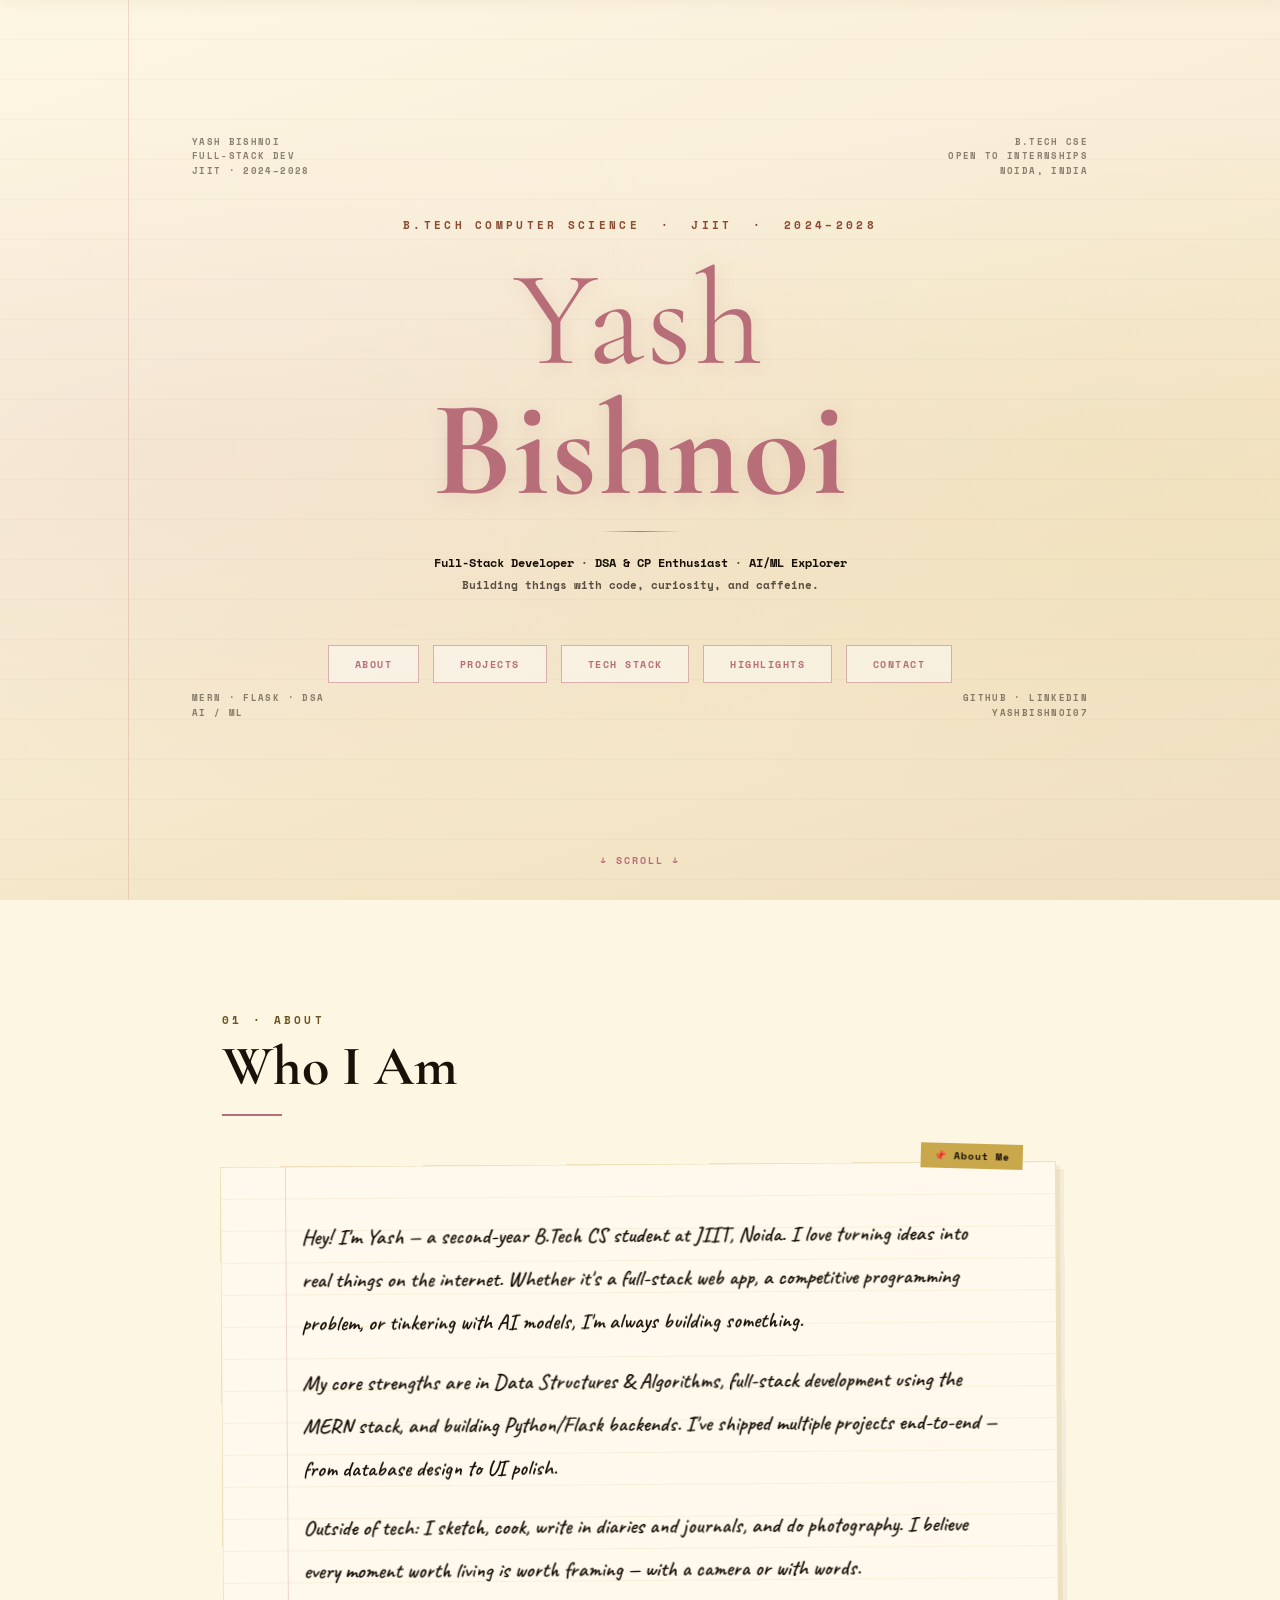
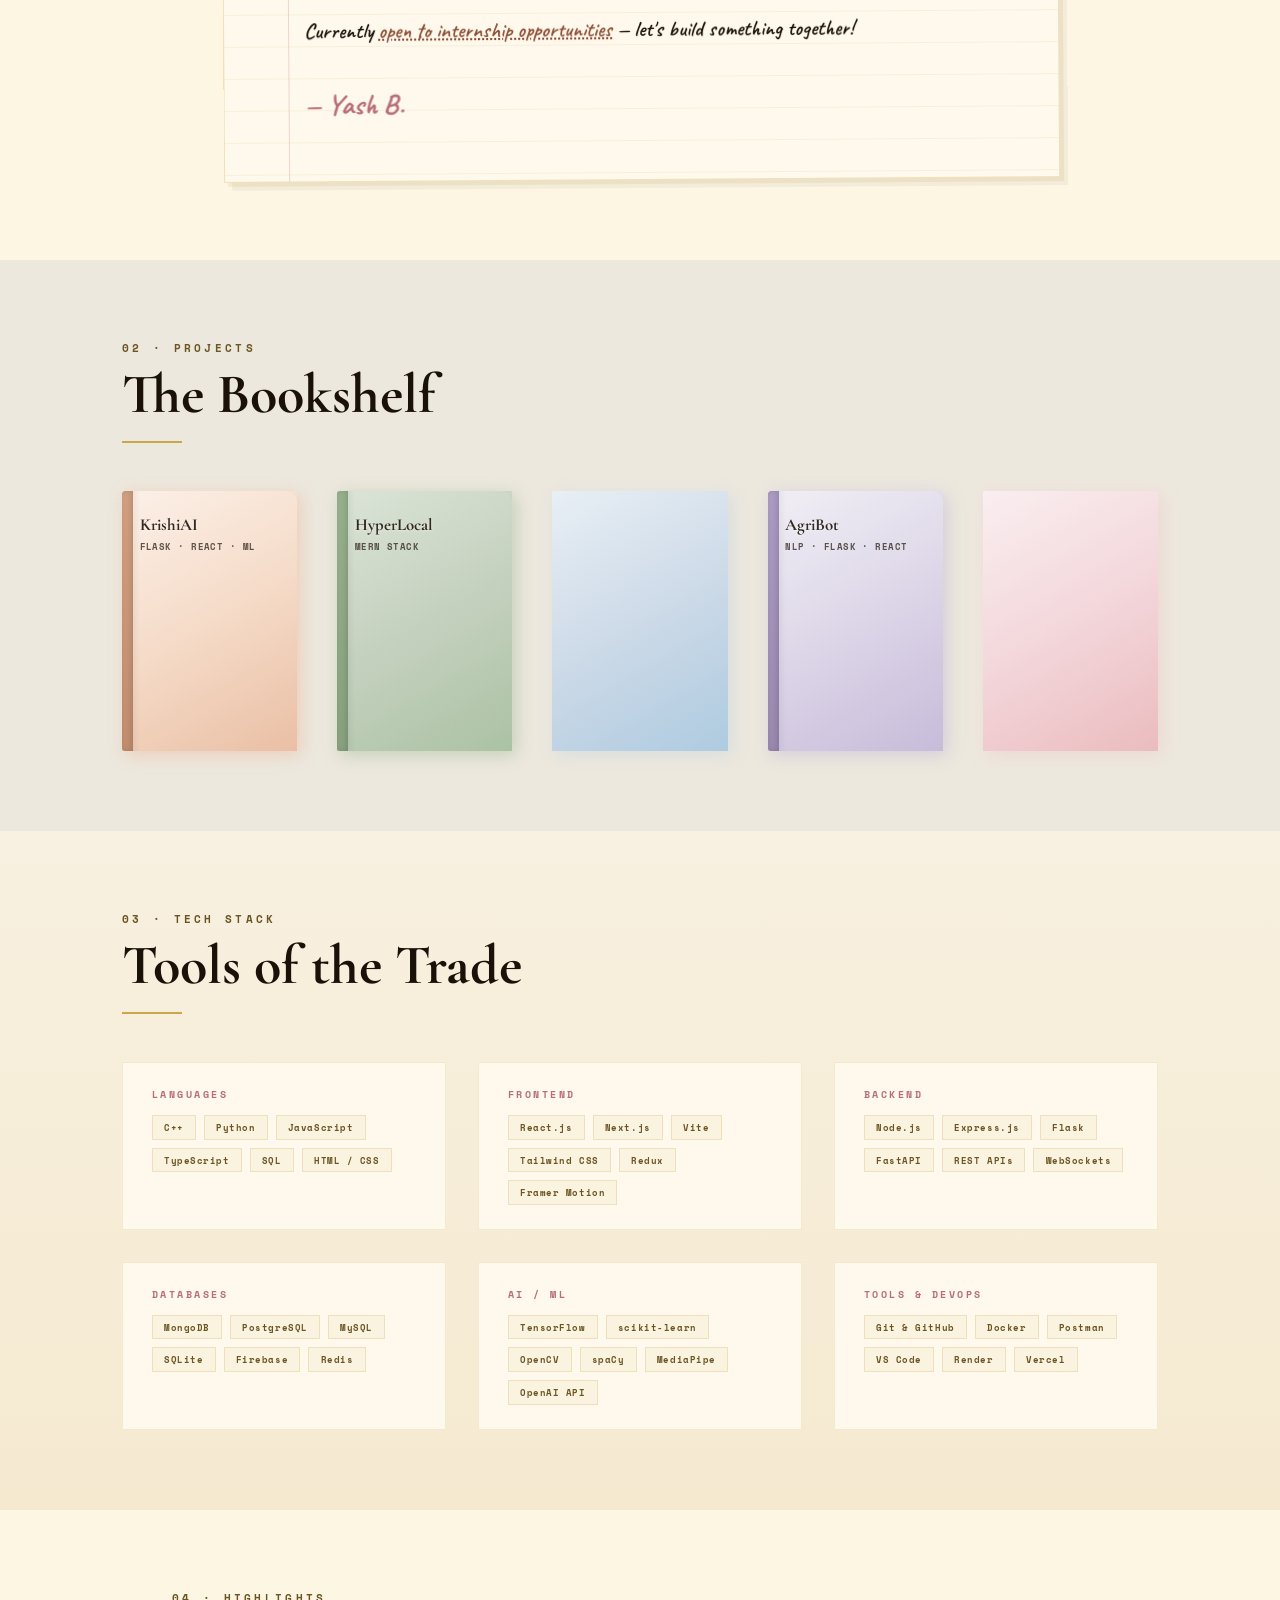
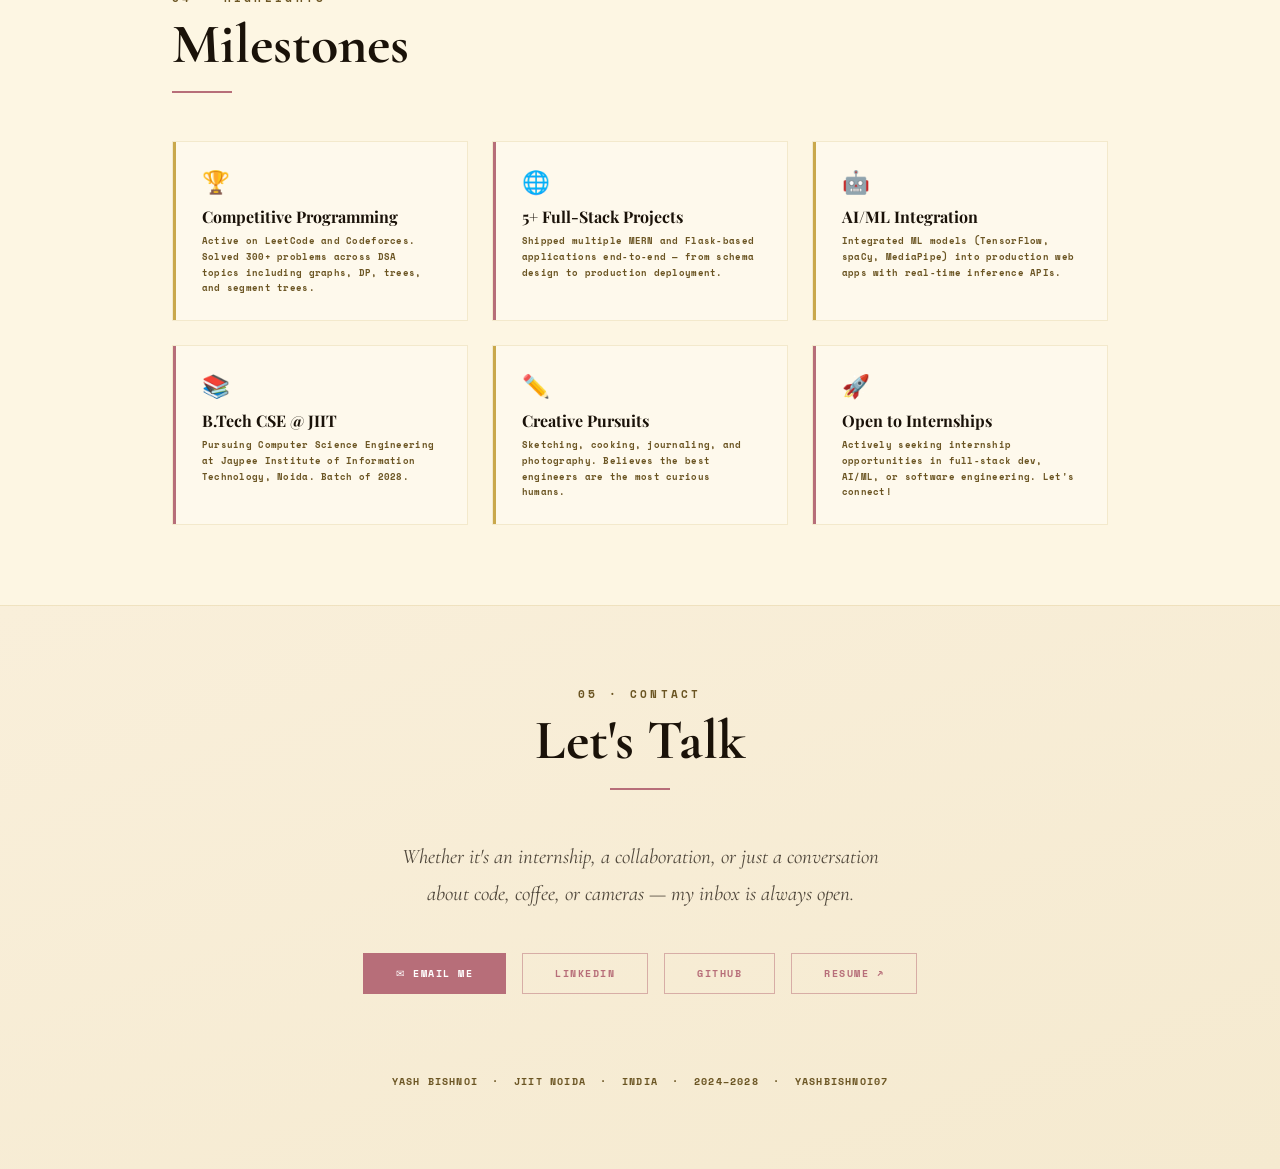
<file: index.html>
<!DOCTYPE html>
<html lang="en">
<head>
  <meta charset="UTF-8"/>
  <meta name="viewport" content="width=device-width, initial-scale=1.0"/>
  <title>Yash Bishnoi</title>
  <meta name="description" content="Yash Bishnoi: B.Tech CS student, Full-Stack Developer, DSA enthusiast, and AI/ML explorer."/>
  <meta name="keywords"    content="Yash Bishnoi, Full-Stack Developer, Portfolio, MERN, Flask, DSA, AI, Machine Learning, JIIT"/>
  <meta property="og:title" content="Yash Bishnoi"/>
  <meta property="og:type"  content="website"/>

  <!-- Google Fonts -->
  <link rel="preconnect" href="https://fonts.googleapis.com">
  <link rel="preconnect" href="https://fonts.gstatic.com" crossorigin>
  <link href="https://fonts.googleapis.com/css2?family=Cormorant+Garamond:ital,wght@0,300;0,400;0,600;0,700;1,300;1,400;1,600&family=Space+Mono:ital,wght@0,400;0,700;1,400&family=Caveat:wght@400;600;700&family=Playfair+Display:ital,wght@0,400;0,700;0,900;1,400&display=swap" rel="stylesheet"/>

  <!-- Stylesheet -->
  <link rel="stylesheet" href="style.css"/>
</head>
<body>

  <!-- ================================================
       STICKY NAV
  ================================================ -->
  <nav id="sticky-nav" aria-label="Site navigation">
    <a href="#about"        class="sticky-link">About</a>
    <a href="#projects"     class="sticky-link">Projects</a>
    <a href="#techstack"    class="sticky-link">Tech Stack</a>
    <a href="#achievements" class="sticky-link">Highlights</a>
    <a href="#contact"      class="sticky-link">Contact</a>
  </nav>

  <!-- ================================================
       HERO
  ================================================ -->
  <section id="hero" aria-label="Introduction">

    <!-- Floating ambient text -->
    <span class="float-el code"  style="left:18%;bottom:20%;--dy:-130px;animation-duration:12s;animation-delay:0s">for(auto&amp; p : problems) solve(p);</span>
    <span class="float-el quote" style="right:14%;top:30%;--dy:-90px;animation-duration:15s;animation-delay:3s">"code is poetry"</span>
    <span class="float-el eq"    style="left:25%;top:22%;--dy:-80px;animation-duration:11s;animation-delay:6s">O(n log n)</span>
    <span class="float-el music" style="right:20%;bottom:28%;--dy:-110px;animation-duration:14s;animation-delay:2s">&#9834; &#9835;</span>
    <span class="float-el code"  style="left:12%;top:40%;--dy:-100px;animation-duration:13s;animation-delay:8s">git commit -m "fix everything"</span>
    <span class="float-el quote" style="right:10%;top:55%;--dy:-70px;animation-duration:10s;animation-delay:4s">"build things that matter"</span>
    <span class="float-el eq"    style="left:60%;top:15%;--dy:-90px;animation-duration:16s;animation-delay:1s">DP[i] = DP[i-1] + DP[i-2]</span>
    <span class="float-el code"  style="right:30%;bottom:15%;--dy:-120px;animation-duration:9s;animation-delay:5s">const dream = await future();</span>

    <!-- Corner stamps -->
    <div class="hero-stamp tl">Yash Bishnoi<br>Full-Stack Dev<br>JIIT &middot; 2024&ndash;2028</div>
    <div class="hero-stamp tr">B.Tech CSE<br>Open to Internships<br>Noida, India</div>
    <div class="hero-stamp bl">MERN &middot; Flask &middot; DSA<br>AI / ML</div>
    <div class="hero-stamp br">GitHub &middot; LinkedIn<br>yashbishnoi07</div>

    <div class="hero-content">
      <p class="hero-eyebrow">B.Tech Computer Science &nbsp;&middot;&nbsp; JIIT &nbsp;&middot;&nbsp; 2024&ndash;2028</p>
      <h1 class="hero-name">
        Yash<br>
        <span class="hero-name-last">Bishnoi</span>
      </h1>
      <div class="hero-divider" aria-hidden="true"></div>
      <p class="hero-tagline">
        Full-Stack Developer <span>&middot;</span> DSA &amp; CP Enthusiast <span>&middot;</span> AI/ML Explorer<br>
        <span>Building things with code, curiosity, and caffeine.</span>
      </p>
      <nav class="hero-nav" aria-label="Section navigation">
        <a href="#about"        class="nav-btn">About</a>
        <a href="#projects"     class="nav-btn">Projects</a>
        <a href="#techstack"    class="nav-btn">Tech Stack</a>
        <a href="#achievements" class="nav-btn">Highlights</a>
        <a href="#contact"      class="nav-btn">Contact</a>
      </nav>
    </div>

    <p class="scroll-hint" aria-hidden="true">&#8595; scroll &#8595;</p>
  </section>

  <!-- ================================================
       ABOUT
  ================================================ -->
  <section id="about" aria-label="About me">
    <p class="section-label">01 &middot; About</p>
    <h2 class="section-title">Who I Am</h2>
    <div class="section-divider rose"></div>

    <div class="note-wrapper">
      <span class="note-sticker">&#128204; About Me</span>
      <div class="note-text">
        <p>Hey! I'm Yash &mdash; a second-year B.Tech CS student at JIIT, Noida. I love turning ideas into real things on the internet. Whether it's a full-stack web app, a competitive programming problem, or tinkering with AI models, I'm always building something.</p>
        <p>My core strengths are in Data Structures &amp; Algorithms, full-stack development using the MERN stack, and building Python/Flask backends. I've shipped multiple projects end-to-end &mdash; from database design to UI polish.</p>
        <p>Outside of tech: I sketch, cook, write in diaries and journals, and do photography. I believe every moment worth living is worth framing &mdash; with a camera or with words.</p>
        <p>Currently <a href="#contact">open to internship opportunities</a> &mdash; let's build something together!</p>
        <span class="note-sig">&mdash; Yash B.</span>
      </div>
    </div>
  </section>

  <!-- ================================================
       PROJECTS — BOOKSHELF
  ================================================ -->
  <div class="projects-wrap">
    <section id="projects" aria-label="Projects">
      <p class="section-label">02 &middot; Projects</p>
      <h2 class="section-title">The Bookshelf</h2>
      <div class="section-divider"></div>

      <div class="shelf" role="list">

        <!-- KrishiAI -->
        <a class="book-wrap" role="listitem" tabindex="0" aria-label="Open KrishiAI project"
           data-title="KrishiAI"
           data-sub="Flask &middot; React &middot; ML"
           data-color="bg-flask"
           data-chapter="I"
           data-desc="An AI-powered agri-advisory platform that helps farmers get crop disease diagnosis, weather-based insights, and government scheme recommendations in their local language."
           data-tags="Flask,React,Python,TensorFlow,REST API,SQLite"
           data-detail="Built with Flask backend and React frontend. The ML model detects crop diseases from leaf images with 89%+ accuracy. Integrated a multilingual chatbot for farmer accessibility. Deployed on Render with CI/CD pipeline.">
          <div class="book bg-flask">
            <div class="book-cover bg-flask">
              <div class="book-spine-bar"></div>
              <p class="book-title">KrishiAI</p>
              <p class="book-tech">FLASK &middot; REACT &middot; ML</p>
            </div>
          </div>
        </a>

        <!-- HyperLocal -->
        <a class="book-wrap" role="listitem" tabindex="0" aria-label="Open HyperLocal project"
           data-title="HyperLocal"
           data-sub="MERN Stack"
           data-color="bg-mern"
           data-chapter="II"
           data-desc="A hyperlocal marketplace connecting local vendors with nearby customers. Features real-time inventory, geolocation-based search, and secure role-based authentication."
           data-tags="MongoDB,Express,React,Node.js,Leaflet.js,JWT,WebSockets"
           data-detail="Full MERN stack application. Used Leaflet.js for interactive maps and geolocation. Implemented JWT-based auth, role-based access (vendor/customer/admin), and a real-time notification system via WebSockets.">
          <div class="book bg-mern">
            <div class="book-cover bg-mern">
              <div class="book-spine-bar"></div>
              <p class="book-title">HyperLocal</p>
              <p class="book-tech">MERN STACK</p>
            </div>
          </div>
        </a>

        <!-- MirrorMe -->
        <a class="book-wrap" role="listitem" tabindex="0" aria-label="Open MirrorMe project"
           data-title="MirrorMe"
           data-sub="AI &middot; React &middot; Flask"
           data-color="bg-aiml"
           data-chapter="III"
           data-desc="An AI-based virtual try-on and styling assistant. Users upload a photo and get outfit recommendations with real-time overlay previews powered by computer vision."
           data-tags="Python,OpenCV,Flask,React,MediaPipe,REST API"
           data-detail="Used MediaPipe for body pose estimation and OpenCV for overlay rendering. The Flask API handles image processing while the React frontend delivers smooth UX. Supports multiple clothing categories and style preferences.">
          <div class="book bg-aiml">
            <div class="book-cover bg-aiml">
              <div class="book-spine-bar"></div>
              <p class="book-title">MirrorMe</p>
              <p class="book-tech">AI &middot; REACT &middot; FLASK</p>
            </div>
          </div>
        </a>

        <!-- AgriBot -->
        <a class="book-wrap" role="listitem" tabindex="0" aria-label="Open AgriBot project"
           data-title="AgriBot"
           data-sub="Chatbot &middot; NLP &middot; Flask"
           data-color="bg-dsa"
           data-chapter="IV"
           data-desc="A conversational AI chatbot for agricultural queries. Answers questions about crops, pests, soil types, and government schemes using an NLP pipeline."
           data-tags="Python,Flask,NLP,spaCy,React,MongoDB"
           data-detail="Built a custom intent classification model using spaCy. Integrated with a MongoDB knowledge base for dynamic responses. Supports context-aware multi-turn conversations and is deployable via a REST API endpoint.">
          <div class="book bg-dsa">
            <div class="book-cover bg-dsa">
              <div class="book-spine-bar"></div>
              <p class="book-title">AgriBot</p>
              <p class="book-tech">NLP &middot; FLASK &middot; REACT</p>
            </div>
          </div>
        </a>

        <!-- Rooted -->
        <a class="book-wrap" role="listitem" tabindex="0" aria-label="Open Rooted project"
           data-title="Rooted"
           data-sub="Full-Stack &middot; Express"
           data-color="bg-web"
           data-chapter="V"
           data-desc="A social platform for plant enthusiasts to share care logs, trade cuttings, and get AI-generated care reminders based on plant species and local climate."
           data-tags="Node.js,Express,MongoDB,React,OpenAI API,Cloudinary"
           data-detail="Integrated OpenAI API for plant-species-specific care tips. Features a community feed, image uploads via Cloudinary, comment threads, and a trading board for plant cuttings. Responsive design optimized for mobile gardeners.">
          <div class="book bg-web">
            <div class="book-cover bg-web">
              <div class="book-spine-bar"></div>
              <p class="book-title">Rooted</p>
              <p class="book-tech">NODE &middot; EXPRESS &middot; REACT</p>
            </div>
          </div>
        </a>

      </div>
    </section>
  </div>

  <!-- ================================================
       BOOK MODAL
  ================================================ -->
  <div class="book-modal-bg" id="book-modal" role="dialog" aria-modal="true" aria-label="Project details">
    <button class="modal-close" id="modal-close" aria-label="Close modal">&#10005;</button>
    <div class="modal-bg-anim" id="modal-anim" aria-hidden="true"></div>
    <div class="open-book-scene" aria-live="polite">
      <div class="book-outer-shadow" aria-hidden="true"></div>
      <div class="book-spine-modal" aria-hidden="true"></div>

      <!-- Flipping cover (left side) -->
      <div class="book-cover-flip" id="modal-cover-flip">
        <div class="book-cover-front" id="modal-cover-front">
          <p class="cover-title" id="modal-cover-title">Project</p>
          <p class="cover-sub"   id="modal-cover-sub">Stack</p>
        </div>
        <div class="book-cover-back">
          <div class="left-page-inner">
            <p class="left-chapter-num" id="modal-chapter">Chapter I</p>
            <h2 class="left-title"      id="modal-left-title">Title</h2>
            <p class="left-desc"        id="modal-desc">Description.</p>
            <div class="left-links"     id="modal-links"></div>
          </div>
        </div>
      </div>

      <!-- Right page -->
      <div class="book-right-page">
        <div class="page-fold-right" aria-hidden="true"></div>
        <div class="right-page-inner">
          <p class="right-chapter-label">Technical Details</p>
          <h3 class="right-section-title">Stack &amp; Implementation</h3>
          <div class="right-tag-row" id="modal-tags"></div>
          <p class="right-detail-text"  id="modal-detail">Details.</p>
        </div>
      </div>
    </div>
  </div>

  <!-- ================================================
       TECH STACK
  ================================================ -->
  <div class="techstack-wrap">
    <section id="techstack" aria-label="Technologies">
      <p class="section-label">03 &middot; Tech Stack</p>
      <h2 class="section-title">Tools of the Trade</h2>
      <div class="section-divider"></div>
      <div class="tech-categories">

        <div class="tech-cat">
          <p class="tech-cat-label">Languages</p>
          <div class="tech-items">
            <span class="tech-pill">C++</span>
            <span class="tech-pill">Python</span>
            <span class="tech-pill">JavaScript</span>
            <span class="tech-pill">TypeScript</span>
            <span class="tech-pill">SQL</span>
            <span class="tech-pill">HTML / CSS</span>
          </div>
        </div>

        <div class="tech-cat">
          <p class="tech-cat-label">Frontend</p>
          <div class="tech-items">
            <span class="tech-pill">React.js</span>
            <span class="tech-pill">Next.js</span>
            <span class="tech-pill">Vite</span>
            <span class="tech-pill">Tailwind CSS</span>
            <span class="tech-pill">Redux</span>
            <span class="tech-pill">Framer Motion</span>
          </div>
        </div>

        <div class="tech-cat">
          <p class="tech-cat-label">Backend</p>
          <div class="tech-items">
            <span class="tech-pill">Node.js</span>
            <span class="tech-pill">Express.js</span>
            <span class="tech-pill">Flask</span>
            <span class="tech-pill">FastAPI</span>
            <span class="tech-pill">REST APIs</span>
            <span class="tech-pill">WebSockets</span>
          </div>
        </div>

        <div class="tech-cat">
          <p class="tech-cat-label">Databases</p>
          <div class="tech-items">
            <span class="tech-pill">MongoDB</span>
            <span class="tech-pill">PostgreSQL</span>
            <span class="tech-pill">MySQL</span>
            <span class="tech-pill">SQLite</span>
            <span class="tech-pill">Firebase</span>
            <span class="tech-pill">Redis</span>
          </div>
        </div>

        <div class="tech-cat">
          <p class="tech-cat-label">AI / ML</p>
          <div class="tech-items">
            <span class="tech-pill">TensorFlow</span>
            <span class="tech-pill">scikit-learn</span>
            <span class="tech-pill">OpenCV</span>
            <span class="tech-pill">spaCy</span>
            <span class="tech-pill">MediaPipe</span>
            <span class="tech-pill">OpenAI API</span>
          </div>
        </div>

        <div class="tech-cat">
          <p class="tech-cat-label">Tools &amp; DevOps</p>
          <div class="tech-items">
            <span class="tech-pill">Git &amp; GitHub</span>
            <span class="tech-pill">Docker</span>
            <span class="tech-pill">Postman</span>
            <span class="tech-pill">VS Code</span>
            <span class="tech-pill">Render</span>
            <span class="tech-pill">Vercel</span>
          </div>
        </div>

      </div>
    </section>
  </div>

  <!-- ================================================
       HIGHLIGHTS
  ================================================ -->
  <section id="achievements" aria-label="Highlights">
    <p class="section-label">04 &middot; Highlights</p>
    <h2 class="section-title">Milestones</h2>
    <div class="section-divider rose"></div>
    <div class="achiev-grid">

      <div class="achiev-card">
        <span class="achiev-icon">&#127942;</span>
        <h3 class="achiev-title">Competitive Programming</h3>
        <p class="achiev-desc">Active on LeetCode and Codeforces. Solved 300+ problems across DSA topics including graphs, DP, trees, and segment trees.</p>
      </div>

      <div class="achiev-card rose">
        <span class="achiev-icon">&#127760;</span>
        <h3 class="achiev-title">5+ Full-Stack Projects</h3>
        <p class="achiev-desc">Shipped multiple MERN and Flask-based applications end-to-end &mdash; from schema design to production deployment.</p>
      </div>

      <div class="achiev-card">
        <span class="achiev-icon">&#129302;</span>
        <h3 class="achiev-title">AI/ML Integration</h3>
        <p class="achiev-desc">Integrated ML models (TensorFlow, spaCy, MediaPipe) into production web apps with real-time inference APIs.</p>
      </div>

      <div class="achiev-card rose">
        <span class="achiev-icon">&#128218;</span>
        <h3 class="achiev-title">B.Tech CSE @ JIIT</h3>
        <p class="achiev-desc">Pursuing Computer Science Engineering at Jaypee Institute of Information Technology, Noida. Batch of 2028.</p>
      </div>

      <div class="achiev-card">
        <span class="achiev-icon">&#9999;&#65039;</span>
        <h3 class="achiev-title">Creative Pursuits</h3>
        <p class="achiev-desc">Sketching, cooking, journaling, and photography. Believes the best engineers are the most curious humans.</p>
      </div>

      <div class="achiev-card rose">
        <span class="achiev-icon">&#128640;</span>
        <h3 class="achiev-title">Open to Internships</h3>
        <p class="achiev-desc">Actively seeking internship opportunities in full-stack dev, AI/ML, or software engineering. Let's connect!</p>
      </div>

    </div>
  </section>

  <!-- ================================================
       CONTACT
  ================================================ -->
  <div class="contact-wrap">
    <section id="contact" aria-label="Contact">
      <p class="section-label">05 &middot; Contact</p>
      <h2 class="section-title">Let's Talk</h2>
      <div class="section-divider rose" style="margin-inline:auto"></div>
      <p class="contact-intro">
        Whether it's an internship, a collaboration, or just a conversation about code,
        coffee, or cameras &mdash; my inbox is always open.
      </p>
      <div class="contact-links">
        <a href="mailto:yashbishnoi07@gmail.com"
           class="contact-btn primary">&#9993; Email Me</a>
        <a href="https://www.linkedin.com/in/yashbishnoi07/"
           target="_blank" rel="noopener noreferrer"
           class="contact-btn secondary">LinkedIn</a>
        <a href="https://github.com/YashBishnoi07"
           target="_blank" rel="noopener noreferrer"
           class="contact-btn secondary">GitHub</a>
        <a href="https://drive.google.com/file/d/1P1VdSMy2hj7dszKQukYp1M7x1-4kOQNi/view?usp=drive_link"
           target="_blank" rel="noopener noreferrer"
           class="contact-btn secondary">Resume &#8599;</a>
      </div>
      <p class="footer-note">
        Yash Bishnoi &nbsp;&middot;&nbsp; JIIT Noida &nbsp;&middot;&nbsp;
        India &nbsp;&middot;&nbsp; 2024&ndash;2028 &nbsp;&middot;&nbsp; yashbishnoi07
      </p>
    </section>
  </div>

  <!-- JavaScript -->
  <script src="script.js"></script>
</body>
</html>
</file>
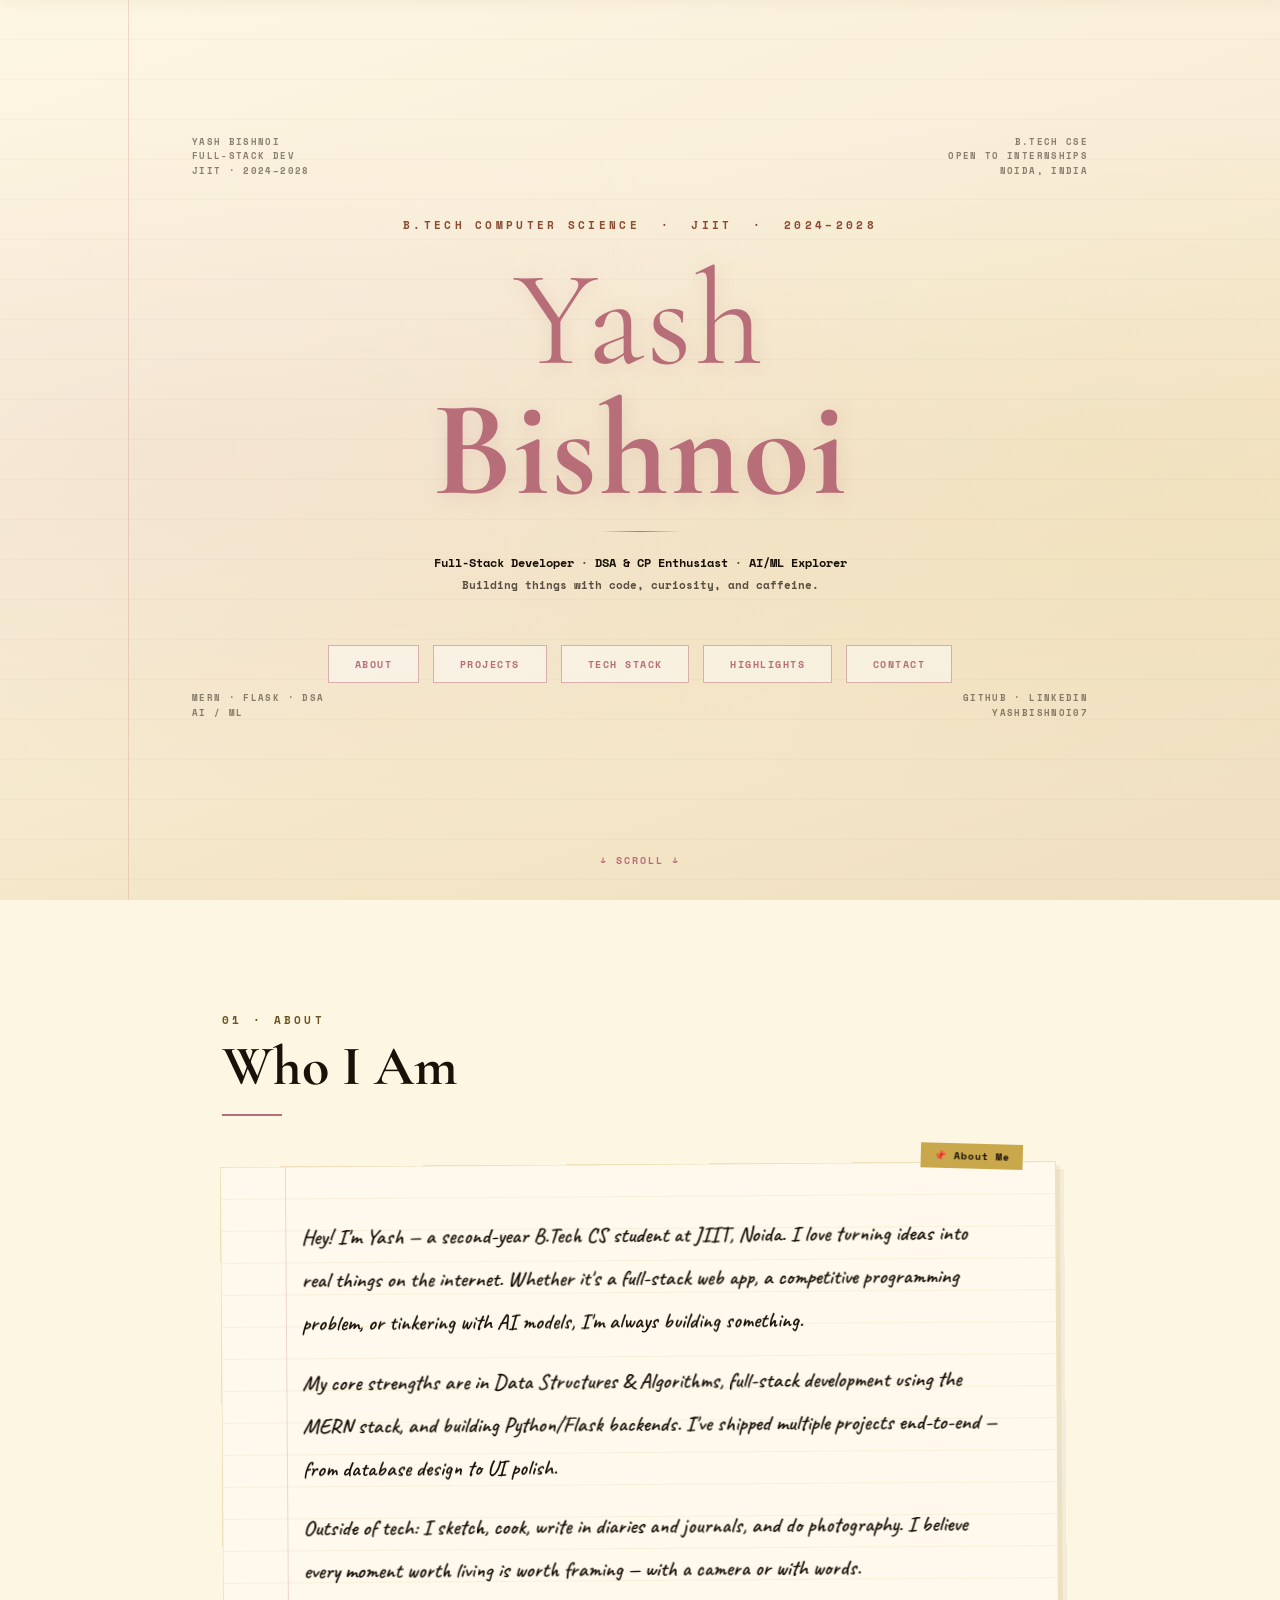
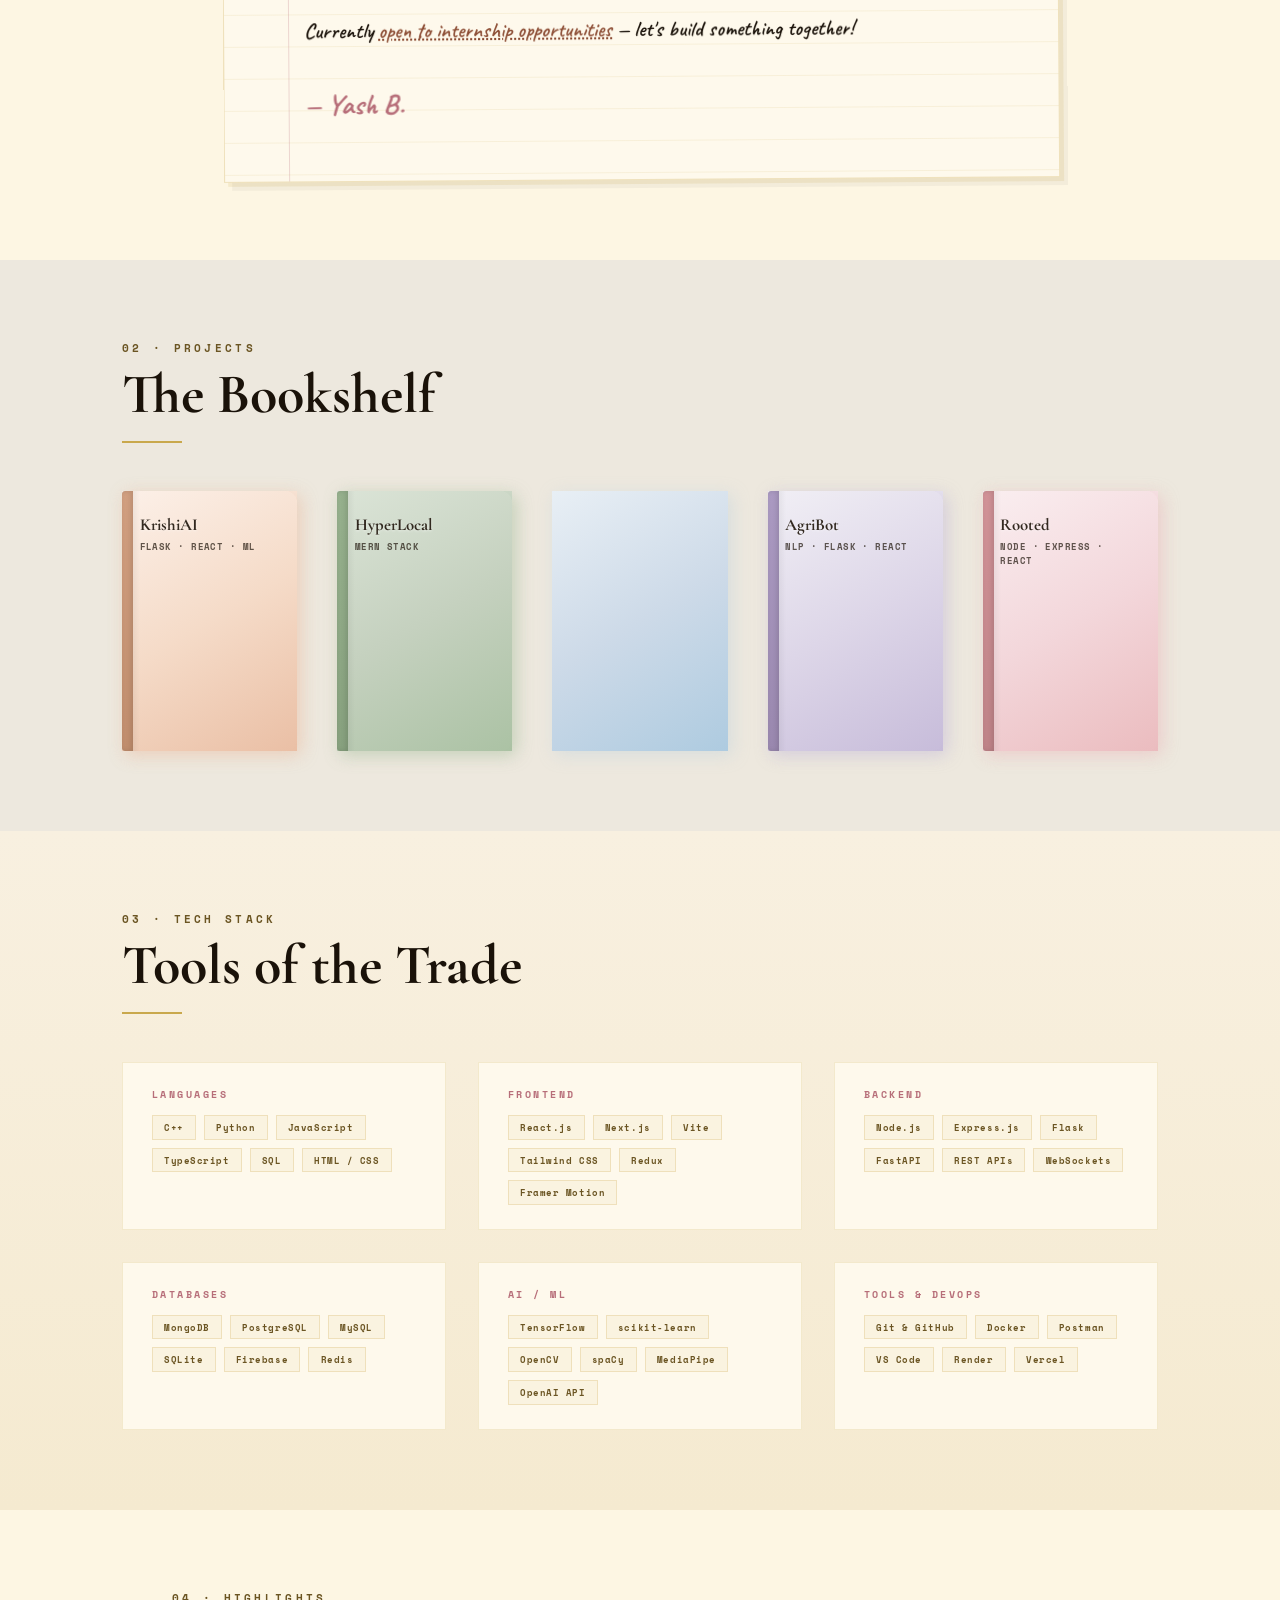
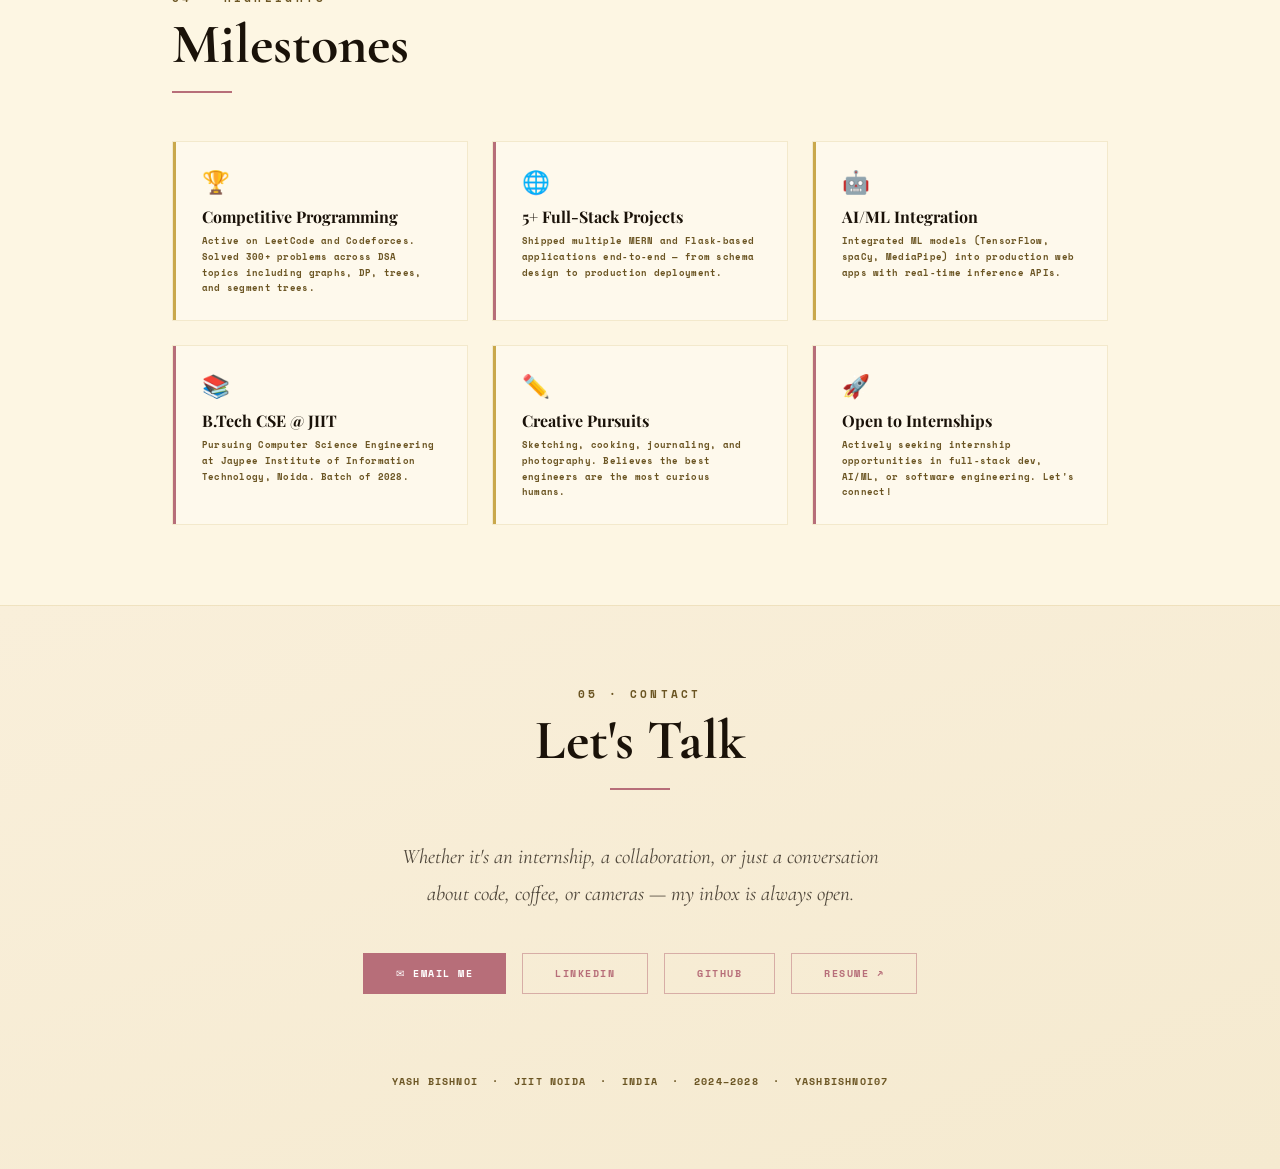
<file: coolportfolio.html>
<!DOCTYPE html>
<html lang="en">
<head>
<meta charset="UTF-8"/>
<meta name="viewport" content="width=device-width, initial-scale=1.0"/>
<title>Yash Bishnoi</title>
<meta name="description" content="Yash Bishnoi: B.Tech CS student, Full-Stack Developer, DSA enthusiast, and AI/ML explorer."/>
<meta name="keywords" content="Yash Bishnoi, Full-Stack Developer, Portfolio, MERN, Flask, DSA, AI, Machine Learning, JIIT"/>
<meta property="og:title" content="Yash Bishnoi"/>
<meta property="og:type" content="website"/>

<link rel="preconnect" href="https://fonts.googleapis.com">
<link rel="preconnect" href="https://fonts.gstatic.com" crossorigin>
<link href="https://fonts.googleapis.com/css2?family=Cormorant+Garamond:ital,wght@0,300;0,400;0,600;0,700;1,300;1,400;1,600&family=Space+Mono:ital,wght@0,400;0,700;1,400&family=Caveat:wght@400;600;700&family=Playfair+Display:ital,wght@0,400;0,700;0,900;1,400&display=swap" rel="stylesheet"/>

<style>
*,*::before,*::after{box-sizing:border-box;margin:0;padding:0}
:root{
  --cream:#fdf6e3;--cream2:#f5ead0;--cream3:#ede0c4;
  --black:#1a1209;--gold:#c9a84c;--gold2:#e8c96a;
  --gold-dim:#6b5523;
  --ink:#170f07;--paper:#fef9ec;
  --terra:#c4785a;--terra-dim:#8b4b32;
  --rose-gold:#b76e79;--rose-gold-light:#d4a0a7;--rose:#b8847a;
  --serif:'Cormorant Garamond',serif;
  --serif2:'Playfair Display',serif;
  --mono:'Space Mono',monospace;
  --hand:'Caveat',cursive;
}
html{scroll-behavior:smooth;width:100%;overflow-x:hidden}
body{background:var(--cream);color:var(--black);font-family:var(--serif2);width:100%;overflow-x:hidden;-webkit-font-smoothing:antialiased;font-weight:400}
*{font-synthesis:none}
::-webkit-scrollbar{width:6px}
::-webkit-scrollbar-track{background:var(--cream2)}
::-webkit-scrollbar-thumb{background:var(--rose-gold);border-radius:3px}

body::before{content:'';position:fixed;inset:0;pointer-events:none;z-index:0;opacity:.022;
  background-image:url("data:image/svg+xml,%3Csvg viewBox='0 0 256 256' xmlns='http://www.w3.org/2000/svg'%3E%3Cfilter id='n'%3E%3CfeTurbulence type='fractalNoise' baseFrequency='0.9' numOctaves='4' stitchTiles='stitch'/%3E%3C/filter%3E%3Crect width='100%25' height='100%25' filter='url(%23n)'/%3E%3C/svg%3E");
  background-repeat:repeat;background-size:128px}

/* === STICKY NAV === */
#sticky-nav{
  position:fixed;top:0;left:0;right:0;
  background:rgba(245,234,208,0.96);backdrop-filter:blur(10px);
  display:flex;justify-content:center;gap:2rem;padding:1rem;
  border-bottom:1px solid rgba(183,110,121,0.18);
  transform:translateY(-100%);transition:transform .4s ease;z-index:999;
  box-shadow:0 2px 16px rgba(138,110,47,0.07);
}
#sticky-nav.visible{transform:translateY(0)}
.sticky-link{font-family:var(--mono);font-size:11px;text-transform:uppercase;
  color:var(--ink);text-decoration:none;letter-spacing:.15em;transition:color .3s;font-weight:700}
.sticky-link:hover{color:var(--rose-gold)}

/* === HERO === */
#hero{
  position:relative;width:100%;max-width:none;margin:0;padding:0;min-height:100vh;
  display:flex;flex-direction:column;align-items:center;justify-content:center;
  overflow:hidden;
  background:
    radial-gradient(ellipse at 15% 50%,rgba(183,110,121,0.08) 0%,transparent 55%),
    radial-gradient(ellipse at 85% 50%,rgba(201,168,76,0.09) 0%,transparent 55%),
    linear-gradient(160deg,#fdf6e3 0%,#f9efda 35%,#f4e6c8 70%,#f0dfc0 100%);
}
#hero::before{content:'';position:absolute;inset:0;pointer-events:none;z-index:1;
  background:repeating-linear-gradient(transparent,transparent 39px,rgba(201,168,76,0.068) 39px,rgba(201,168,76,0.068) 40px)}
#hero::after{content:'';position:absolute;top:0;bottom:0;left:10%;pointer-events:none;z-index:1;
  width:1px;background:rgba(183,110,121,0.22)}

.float-el{position:absolute;pointer-events:none;z-index:2;white-space:nowrap;opacity:0;animation:floatRise linear infinite}
.float-el.quote{font-family:var(--serif);font-style:italic;color:rgba(44,31,14,0.4);font-size:clamp(11px,1.05vw,13px);font-weight:600}
.float-el.code{font-family:var(--mono);color:rgba(107,85,35,0.6);font-size:clamp(9px,.85vw,11px);font-weight:700}
.float-el.eq{font-family:var(--serif);font-style:italic;color:rgba(183,110,121,0.6);font-size:clamp(12px,1.1vw,14px);font-weight:600}
.float-el.music{font-family:var(--serif);font-style:normal;color:rgba(201,168,76,0.7);font-size:clamp(14px,1.3vw,18px)}
@keyframes floatRise{0%{opacity:0;transform:translateY(0)}12%{opacity:1}88%{opacity:.85}100%{opacity:0;transform:translateY(var(--dy,-110px))}}

.hero-stamp{position:absolute;z-index:3;pointer-events:none;font-family:var(--mono);font-size:9px;
  letter-spacing:.15em;color:rgba(23,15,7,0.5);text-transform:uppercase;line-height:1.6;font-weight:700}
.hero-stamp.tl{top:clamp(2rem,15vh,20%);left:clamp(1rem,15vw,20%)}
.hero-stamp.tr{top:clamp(2rem,15vh,20%);right:clamp(1rem,15vw,20%);text-align:right}
.hero-stamp.bl{bottom:clamp(4.5rem,20vh,25%);left:clamp(1rem,15vw,20%)}
.hero-stamp.br{bottom:clamp(4.5rem,20vh,25%);right:clamp(1rem,15vw,20%);text-align:right}

.hero-content{position:relative;z-index:10;display:flex;flex-direction:column;align-items:center;text-align:center;padding:2rem;width:100%}
.hero-eyebrow{font-family:var(--mono);font-size:clamp(9px,1.2vw,11px);color:var(--terra-dim);
  letter-spacing:.3em;text-transform:uppercase;margin-bottom:1.4rem;
  opacity:0;animation:fadeUp .8s ease forwards .3s;font-weight:700}
.hero-name{font-family:var(--serif);font-size:clamp(4rem,11vw,8.5rem);font-weight:400;
  color:var(--rose-gold);line-height:.95;margin-bottom:.3rem;letter-spacing:.02em;
  opacity:0;animation:fadeUp .9s ease forwards .5s;
  text-shadow:1px 3px 18px rgba(183,110,121,0.18);text-align:center}
.hero-name-last{font-weight:700;letter-spacing:.01em}
.hero-divider{width:80px;height:1px;background:linear-gradient(90deg,transparent,var(--rose-gold),transparent);
  margin:.8rem 0 1.2rem;opacity:0;animation:fadeUp .9s ease forwards .7s}
.hero-tagline{font-family:var(--mono);font-size:clamp(10px,1.3vw,12px);
  color:var(--ink);margin-bottom:3rem;max-width:520px;line-height:1.9;
  text-align:center;opacity:0;animation:fadeUp .9s ease forwards .9s;font-weight:700}
.hero-tagline span{color:rgba(23,15,7,0.7);font-size:.9em}
@keyframes fadeUp{from{opacity:0;transform:translateY(20px)}to{opacity:1;transform:translateY(0)}}

.hero-nav{display:flex;gap:.9rem;flex-wrap:wrap;justify-content:center;opacity:0;animation:fadeUp .9s ease forwards 1.1s}
.nav-btn{font-family:var(--mono);font-size:10px;letter-spacing:.15em;text-transform:uppercase;font-weight:700;
  padding:.65rem 1.6rem;border:1px solid rgba(183,110,121,0.5);color:var(--rose-gold);
  background:rgba(255,255,255,0.45);cursor:pointer;text-decoration:none;
  transition:all .3s ease;position:relative;overflow:hidden;backdrop-filter:blur(4px)}
.nav-btn::before{content:'';position:absolute;inset:0;background:var(--rose-gold);transform:translateX(-101%);transition:transform .3s ease;z-index:-1}
.nav-btn:hover{color:#fff;border-color:var(--rose-gold)}
.nav-btn:hover::before{transform:translateX(0)}

.scroll-hint{position:absolute;bottom:2rem;left:0;right:0;text-align:center;
  font-family:var(--mono);font-size:10px;color:var(--rose-gold);letter-spacing:.2em;
  text-transform:uppercase;z-index:10;animation:pulse 2.5s ease infinite;font-weight:700}
@keyframes pulse{0%,100%{opacity:.4}50%{opacity:1}}

/* === SECTION COMMONS === */
section{width:100%;max-width:1100px;margin:0 auto;padding:5rem 2rem;box-sizing:border-box}
.projects-wrap,.techstack-wrap,.contact-wrap{width:100%;overflow-x:hidden;box-sizing:border-box}
.section-label{font-family:var(--mono);font-size:11px;letter-spacing:.3em;text-transform:uppercase;color:var(--gold-dim);margin-bottom:.5rem;font-weight:700}
.section-title{font-family:var(--serif);font-size:clamp(2rem,5vw,3.5rem);font-weight:700;color:var(--black);line-height:1.1;margin-bottom:.8rem}
.section-divider{width:60px;height:2px;background:var(--gold);margin:1rem 0 3rem}
.section-divider.rose{background:var(--rose-gold)}

#about{background:var(--cream);max-width:900px;padding-top:7rem}
.projects-wrap{background:#ede8de;padding:5rem 0}
#projects{padding:0 2rem;background:transparent}
.techstack-wrap{background:linear-gradient(180deg,#f8f0e0 0%,var(--cream2) 100%);padding:5rem 0}
#techstack{padding:0 2rem;background:transparent}
#achievements{max-width:1000px;background:var(--cream)}
.contact-wrap{background:linear-gradient(160deg,#f9efda 0%,var(--cream2) 100%);border-top:1px solid rgba(201,168,76,.15);padding:5rem 0}
#contact{max-width:900px;background:transparent;text-align:center;padding:0 2rem}

/* === ABOUT - NOTEBOOK === */
.note-wrapper{
  position:relative;background:var(--paper);border:1px solid rgba(201,168,76,.3);
  box-shadow:4px 4px 0 rgba(201,168,76,.15),8px 8px 0 rgba(0,0,0,.04);
  padding:3rem 3.5rem 3rem 5rem;transform:rotate(-.4deg);transition:transform .4s ease
}
.note-wrapper:hover{transform:rotate(0deg) scale(1.005)}
.note-wrapper::before{content:'';position:absolute;inset:0;
  background:repeating-linear-gradient(transparent,transparent 31px,rgba(201,168,76,.12) 31px,rgba(201,168,76,.12) 32px);pointer-events:none}
.note-wrapper::after{content:'';position:absolute;top:0;bottom:0;left:4rem;width:1px;background:rgba(183,110,121,.25)}
.note-text{font-family:var(--hand);font-size:clamp(1.1rem,2.3vw,1.35rem);line-height:2;color:var(--ink);position:relative;z-index:1;font-weight:600}
.note-text p{margin-bottom:1rem}
.note-text a{color:var(--terra-dim);text-decoration:underline dotted}
.note-sig{font-family:var(--hand);font-size:1.8rem;font-weight:700;color:var(--rose-gold);margin-top:1.5rem;display:block}
.note-sticker{position:absolute;top:-1.2rem;right:2rem;background:var(--gold);color:var(--black);
  font-family:var(--mono);font-size:10px;padding:.3rem .8rem;letter-spacing:.1em;transform:rotate(2deg);font-weight:700}

/* === PROJECTS - BOOKSHELF === */
.shelf{display:grid;grid-template-columns:repeat(auto-fill,minmax(170px,1fr));gap:2.5rem;perspective:1200px}
.book-wrap{cursor:pointer;perspective:800px;display:block;outline:none}
.book-wrap:focus-visible .book{transform:translateY(-12px) rotateY(-10deg)}
.book{position:relative;width:100%;padding-bottom:148%;transform-style:preserve-3d;transition:transform .35s cubic-bezier(.2,.8,.3,1)}
.book-wrap:hover .book{transform:translateY(-12px) rotateY(-10deg)}
.book-cover{position:absolute;inset:0;backface-visibility:hidden;display:flex;flex-direction:column;
  padding:1.4rem 1.1rem 1.2rem;border-radius:3px 12px 12px 3px;overflow:hidden}
.book-cover::before{content:'';position:absolute;top:0;left:0;bottom:0;width:18px;
  background:linear-gradient(90deg,rgba(0,0,0,0.18),rgba(0,0,0,0.05) 60%,transparent);pointer-events:none;z-index:2}
.book-spine-bar{position:absolute;left:0;top:0;bottom:0;width:11px;border-radius:3px 0 0 3px;z-index:3;
  box-shadow:inset -2px 0 5px rgba(0,0,0,0.12)}

.bg-mern{background:linear-gradient(150deg,#dbe4d7,#c5d1bf,#abc2a4);box-shadow:4px 4px 16px rgba(171,194,164,0.35)}
.bg-mern .book-spine-bar{background:linear-gradient(180deg,#96b08d,#87a17e)}
.bg-flask{background:linear-gradient(150deg,#fcf0e8,#f5dbc8,#eabfa5);box-shadow:4px 4px 16px rgba(234,191,165,0.35)}
.bg-flask .book-spine-bar{background:linear-gradient(180deg,#d19f80,#c08d6d)}
.bg-aiml{background:linear-gradient(150deg,#e8eff5,#cddae8,#aecbe0);box-shadow:4px 4px 16px rgba(174,203,224,0.35)}
.bg-aiml .book-spine-bar{background:linear-gradient(180deg,#8db2cc,#7f9eb8)}
.bg-dsa{background:linear-gradient(150deg,#f1eff5,#ddd6e8,#c7bcda);box-shadow:4px 4px 16px rgba(199,188,218,0.35)}
.bg-dsa .book-spine-bar{background:linear-gradient(180deg,#ab9ac2,#9a88af)}
.bg-web{background:linear-gradient(150deg,#faeef0,#f3d7db,#ebbcbf);box-shadow:4px 4px 16px rgba(235,188,191,0.35)}
.bg-web .book-spine-bar{background:linear-gradient(180deg,#d19297,#bf8388)}

.book-title{font-family:var(--serif);font-size:1.05rem;font-weight:700;color:rgba(30,20,10,0.9);line-height:1.25;
  margin-bottom:.35rem;position:relative;z-index:4;text-shadow:0 1px 3px rgba(255,255,255,0.6)}
.book-tech{font-family:var(--mono);font-size:.55rem;color:rgba(30,20,10,0.7);letter-spacing:.05em;
  position:relative;z-index:4;line-height:1.5;font-weight:700}

/* === BOOK MODAL === */
.book-modal-bg{position:fixed;inset:0;background:rgba(10,8,4,.9);z-index:1000;display:none;
  align-items:center;justify-content:center;backdrop-filter:blur(10px);perspective:2000px}
.book-modal-bg.open{display:flex}
.modal-bg-anim{position:absolute;inset:0;overflow:hidden;pointer-events:none}
.firefly{position:absolute;border-radius:50%;animation:fireflyFloat linear infinite}
@keyframes fireflyFloat{0%{transform:translate(0,0);opacity:0}20%{opacity:1}80%{opacity:.8}100%{transform:translate(var(--dx),var(--dy));opacity:0}}

.open-book-scene{width:min(760px,92vw);height:76vh;position:relative;transform-style:preserve-3d;
  opacity:0;transform:scale(0.85) translateY(40px) rotateX(4deg);
  transition:all .4s cubic-bezier(.2,.9,.3,1)}
.book-modal-bg.open .open-book-scene{opacity:1;transform:scale(1) translateY(0) rotateX(0deg)}
.book-outer-shadow{position:absolute;inset:-8px;border-radius:6px;
  box-shadow:0 40px 100px rgba(0,0,0,.85),0 20px 40px rgba(0,0,0,.6),inset 0 0 0 1px rgba(201,168,76,.1);
  pointer-events:none;z-index:0}
.book-spine-modal{position:absolute;top:0;bottom:0;left:50%;transform:translateX(-50%);width:28px;z-index:15;
  background:linear-gradient(90deg,#1a1209 0%,#2c1f0e 20%,#4a3520 40%,#3a2810 50%,#4a3520 60%,#2c1f0e 80%,#1a1209 100%);
  box-shadow:0 0 20px rgba(0,0,0,.6),inset 0 0 8px rgba(0,0,0,.4)}
.book-spine-modal::before,.book-spine-modal::after{content:'';position:absolute;left:0;right:0;height:3px;
  background:linear-gradient(90deg,rgba(201,168,76,.6),rgba(201,168,76,.2),rgba(201,168,76,.6))}
.book-spine-modal::before{top:20px}
.book-spine-modal::after{bottom:20px}

.book-right-page{position:absolute;left:50%;top:0;bottom:0;right:0;border-radius:0 8px 8px 0;
  overflow-y:auto;overflow-x:hidden;z-index:5;
  background:linear-gradient(95deg,#fef9ec 0%,#fdf6e3 50%,#f8f0d8 100%);
  box-shadow:inset 12px 0 25px rgba(0,0,0,.08);padding:2rem 1.5rem 1.5rem 1.5rem;display:flex;flex-direction:column}
.book-right-page::before{content:'';position:absolute;inset:0;pointer-events:none;
  background:repeating-linear-gradient(transparent,transparent 27px,rgba(138,110,47,.05) 27px,rgba(138,110,47,.05) 28px)}
.page-fold-right{position:absolute;bottom:0;right:0;width:0;height:0;border-style:solid;
  border-width:0 0 40px 40px;border-color:transparent transparent rgba(201,168,76,.15) transparent;z-index:10;pointer-events:none}
.book-right-page::-webkit-scrollbar{width:4px}
.book-right-page::-webkit-scrollbar-thumb{background:rgba(201,168,76,.4);border-radius:2px}

.book-cover-flip{position:absolute;right:0;width:50%;height:100%;transform-origin:left center;
  transform-style:preserve-3d;transition:transform .7s cubic-bezier(.15,.85,.2,1) .1s;z-index:20}
.book-modal-bg.open .book-cover-flip{transform:rotateY(-175deg)}
.book-cover-front{position:absolute;inset:0;backface-visibility:hidden;border-radius:0 8px 8px 0;
  display:flex;flex-direction:column;justify-content:flex-end;padding:2rem 1.5rem;
  border-left:14px solid rgba(0,0,0,.35);box-shadow:inset 10px 0 20px rgba(0,0,0,.3),6px 0 20px rgba(0,0,0,.45)}
.book-cover-front .cover-title{font-family:var(--serif);font-size:2.2rem;font-weight:600;color:rgba(25,15,8,.82);
  line-height:1.2;margin-bottom:.5rem;text-shadow:0 2px 6px rgba(255,255,255,.35)}
.book-cover-front .cover-sub{font-family:var(--mono);font-size:.6rem;color:rgba(25,15,8,.7);
  letter-spacing:.12em;text-transform:uppercase;font-weight:700}
.book-cover-front::before{content:'';position:absolute;top:1.5rem;left:1.5rem;right:1.5rem;bottom:1.5rem;
  border:1px solid rgba(25,15,8,.1);pointer-events:none;border-radius:4px}
.book-cover-back{position:absolute;inset:0;backface-visibility:hidden;transform:rotateY(180deg);
  border-radius:8px 0 0 8px;background:linear-gradient(100deg,#e8dcc8 0%,#f0e5d0 55%,#ede0c4 100%);
  padding:2rem 1.5rem 1.5rem 2rem;display:flex;flex-direction:column;
  box-shadow:inset -12px 0 25px rgba(0,0,0,.12),inset 4px 0 8px rgba(0,0,0,.05);overflow:hidden}
.book-cover-back::before{content:'';position:absolute;inset:0;pointer-events:none;
  background:repeating-linear-gradient(transparent,transparent 27px,rgba(138,110,47,.08) 27px,rgba(138,110,47,.08) 28px)}
.book-cover-back::after{content:'';position:absolute;top:0;bottom:0;left:2rem;width:1px;
  background:rgba(183,110,121,.2);pointer-events:none}
.left-page-inner{position:relative;z-index:1;flex:1;display:flex;flex-direction:column;padding-left:.8rem}
.left-chapter-num{font-family:var(--mono);font-size:.52rem;letter-spacing:.3em;color:rgba(183,110,121,.8);
  text-transform:uppercase;margin-bottom:.5rem;font-weight:700}
.left-title{font-family:var(--serif);font-size:clamp(1.7rem,3.5vw,2.3rem);font-weight:300;
  color:var(--ink);line-height:1.15;margin-bottom:1rem;font-style:italic}
.left-desc{font-family:var(--hand);font-size:clamp(.9rem,1.8vw,1.1rem);line-height:1.85;
  color:rgba(23,15,7,0.82);font-weight:600;flex:1}
.left-links{display:flex;gap:.8rem;flex-wrap:wrap;margin-top:auto;padding-top:1rem}
.left-link{font-family:var(--mono);font-size:.6rem;letter-spacing:.12em;text-transform:uppercase;
  color:var(--terra-dim);text-decoration:none;border:1px solid rgba(139,75,50,.35);
  padding:.3rem .8rem;transition:all .25s;font-weight:700}
.left-link:hover{background:var(--terra-dim);color:#fff}
.right-page-inner{position:relative;z-index:1;flex:1;display:flex;flex-direction:column}
.right-chapter-label{font-family:var(--mono);font-size:.5rem;letter-spacing:.3em;color:rgba(107,85,35,.8);
  text-transform:uppercase;margin-bottom:.5rem;font-weight:700}
.right-section-title{font-family:var(--serif);font-size:1.4rem;font-weight:700;color:var(--gold-dim);
  margin-bottom:.8rem;font-style:italic}
.right-tag-row{display:flex;flex-wrap:wrap;gap:.4rem;margin-bottom:1rem}
.right-tag{font-family:var(--mono);font-size:.52rem;background:rgba(201,168,76,.12);
  color:var(--gold-dim);padding:.25rem .6rem;letter-spacing:.07em;border:1px solid rgba(201,168,76,.3);font-weight:700}
.right-detail-text{font-family:var(--hand);font-size:clamp(.85rem,1.6vw,1rem);line-height:1.85;
  color:rgba(23,15,7,.75);font-weight:600;flex:1}
.modal-close{position:absolute;top:1rem;right:1rem;background:none;border:none;
  font-size:1.5rem;cursor:pointer;color:rgba(201,168,76,.7);z-index:50;
  transition:color .2s,transform .2s;line-height:1}
.modal-close:hover{color:var(--gold);transform:rotate(90deg)}

/* === TECH STACK === */
.tech-categories{display:grid;grid-template-columns:repeat(auto-fill,minmax(250px,1fr));gap:2rem}
.tech-cat{background:var(--paper);border:1px solid rgba(201,168,76,.2);
  padding:1.5rem 1.8rem;position:relative;transition:box-shadow .3s,transform .3s}
.tech-cat:hover{box-shadow:4px 4px 0 rgba(201,168,76,.15),8px 8px 0 rgba(0,0,0,.04);transform:translate(-2px,-2px)}
.tech-cat-label{font-family:var(--mono);font-size:10px;letter-spacing:.25em;text-transform:uppercase;
  color:var(--rose-gold);margin-bottom:.8rem;font-weight:700}
.tech-items{display:flex;flex-wrap:wrap;gap:.5rem}
.tech-pill{font-family:var(--mono);font-size:.58rem;background:rgba(201,168,76,.08);
  color:var(--gold-dim);padding:.3rem .7rem;border:1px solid rgba(201,168,76,.25);
  letter-spacing:.06em;transition:all .25s;font-weight:700}
.tech-pill:hover{background:rgba(201,168,76,.2);border-color:var(--gold);color:var(--gold-dim)}

/* === HIGHLIGHTS === */
.achiev-grid{display:grid;grid-template-columns:repeat(auto-fill,minmax(280px,1fr));gap:1.5rem}
.achiev-card{background:var(--paper);border:1px solid rgba(201,168,76,.2);padding:1.5rem 1.8rem;
  position:relative;transition:transform .3s,box-shadow .3s}
.achiev-card::before{content:'';position:absolute;top:0;left:0;width:3px;height:100%;background:var(--gold)}
.achiev-card:hover{transform:translate(-2px,-2px);box-shadow:4px 4px 0 rgba(201,168,76,.15)}
.achiev-card.rose::before{background:var(--rose-gold)}
.achiev-icon{font-size:1.4rem;margin-bottom:.6rem;display:block}
.achiev-title{font-family:var(--serif2);font-size:1rem;font-weight:700;color:var(--black);margin-bottom:.4rem}
.achiev-desc{font-family:var(--mono);font-size:.58rem;color:var(--gold-dim);line-height:1.7;
  letter-spacing:.03em;font-weight:700}

/* === CONTACT === */
.contact-intro{font-family:var(--serif);font-size:clamp(1rem,2.5vw,1.3rem);font-style:italic;
  color:rgba(23,15,7,.75);margin-bottom:2.5rem;line-height:1.8;max-width:500px;margin-inline:auto}
.contact-links{display:flex;gap:1rem;flex-wrap:wrap;justify-content:center;margin-bottom:3rem}
.contact-btn{font-family:var(--mono);font-size:10px;letter-spacing:.15em;text-transform:uppercase;
  font-weight:700;padding:.75rem 2rem;text-decoration:none;transition:all .3s ease;
  position:relative;overflow:hidden;display:inline-flex;align-items:center;gap:.6rem}
.contact-btn.primary{background:var(--rose-gold);color:#fff;border:1px solid var(--rose-gold)}
.contact-btn.secondary{background:transparent;color:var(--rose-gold);border:1px solid rgba(183,110,121,.5)}
.contact-btn.secondary:hover{background:var(--rose-gold);color:#fff}
.footer-note{font-family:var(--mono);font-size:10px;color:var(--gold-dim);letter-spacing:.12em;
  text-transform:uppercase;font-weight:700;padding:2rem 0 0}

/* === RESPONSIVE === */
@media(max-width:768px){
  .shelf{grid-template-columns:repeat(auto-fill,minmax(140px,1fr));gap:1.5rem}
  .open-book-scene{height:85vh}
  .book-cover-flip,.book-cover-back{display:none}
  .book-right-page{left:0;border-radius:8px}
  .book-spine-modal{display:none}
  .tech-categories{grid-template-columns:1fr}
  .achiev-grid{grid-template-columns:1fr}
  .hero-stamp{display:none}
  .note-wrapper{padding:2rem 2rem 2rem 3.5rem}
  .note-wrapper::after{left:2.5rem}
}
@media(max-width:480px){
  section{padding:3rem 1.2rem}
  .shelf{grid-template-columns:repeat(2,1fr);gap:1rem}
  .hero-nav{gap:.6rem}
  .nav-btn{padding:.5rem 1rem;font-size:9px}
}
</style>
</head>
<body>

<!-- STICKY NAV -->
<nav id="sticky-nav" aria-label="Site navigation">
  <a href="#about"        class="sticky-link">About</a>
  <a href="#projects"     class="sticky-link">Projects</a>
  <a href="#techstack"    class="sticky-link">Tech Stack</a>
  <a href="#achievements" class="sticky-link">Highlights</a>
  <a href="#contact"      class="sticky-link">Contact</a>
</nav>

<!-- HERO -->
<section id="hero" aria-label="Introduction">

  <!-- Floating ambient text -->
  <span class="float-el code"  style="left:18%;bottom:20%;--dy:-130px;animation-duration:12s;animation-delay:0s">for(auto&amp; p : problems) solve(p);</span>
  <span class="float-el quote" style="right:14%;top:30%;--dy:-90px;animation-duration:15s;animation-delay:3s">"code is poetry"</span>
  <span class="float-el eq"    style="left:25%;top:22%;--dy:-80px;animation-duration:11s;animation-delay:6s">O(n log n)</span>
  <span class="float-el music" style="right:20%;bottom:28%;--dy:-110px;animation-duration:14s;animation-delay:2s">&#9834; &#9835;</span>
  <span class="float-el code"  style="left:12%;top:40%;--dy:-100px;animation-duration:13s;animation-delay:8s">git commit -m "fix everything"</span>
  <span class="float-el quote" style="right:10%;top:55%;--dy:-70px;animation-duration:10s;animation-delay:4s">"build things that matter"</span>
  <span class="float-el eq"    style="left:60%;top:15%;--dy:-90px;animation-duration:16s;animation-delay:1s">DP[i] = DP[i-1] + DP[i-2]</span>
  <span class="float-el code"  style="right:30%;bottom:15%;--dy:-120px;animation-duration:9s;animation-delay:5s">const dream = await future();</span>

  <!-- Corner stamps -->
  <div class="hero-stamp tl">Yash Bishnoi<br>Full-Stack Dev<br>JIIT &middot; 2024&ndash;2028</div>
  <div class="hero-stamp tr">B.Tech CSE<br>Open to Internships<br>Noida, India</div>
  <div class="hero-stamp bl">MERN &middot; Flask &middot; DSA<br>AI / ML</div>
  <div class="hero-stamp br">GitHub &middot; LinkedIn<br>yashbishnoi07</div>

  <div class="hero-content">
    <p class="hero-eyebrow">B.Tech Computer Science &nbsp;&middot;&nbsp; JIIT &nbsp;&middot;&nbsp; 2024&ndash;2028</p>
    <h1 class="hero-name">
      Yash<br>
      <span class="hero-name-last">Bishnoi</span>
    </h1>
    <div class="hero-divider" aria-hidden="true"></div>
    <p class="hero-tagline">
      Full-Stack Developer <span>&middot;</span> DSA &amp; CP Enthusiast <span>&middot;</span> AI/ML Explorer<br>
      <span>Building things with code, curiosity, and caffeine.</span>
    </p>
    <nav class="hero-nav" aria-label="Section navigation">
      <a href="#about"        class="nav-btn">About</a>
      <a href="#projects"     class="nav-btn">Projects</a>
      <a href="#techstack"    class="nav-btn">Tech Stack</a>
      <a href="#achievements" class="nav-btn">Highlights</a>
      <a href="#contact"      class="nav-btn">Contact</a>
    </nav>
  </div>

  <p class="scroll-hint" aria-hidden="true">&#8595; scroll &#8595;</p>
</section>

<!-- ABOUT -->
<section id="about" aria-label="About me">
  <p class="section-label">01 &middot; About</p>
  <h2 class="section-title">Who I Am</h2>
  <div class="section-divider rose"></div>

  <div class="note-wrapper">
    <span class="note-sticker">&#128204; About Me</span>
    <div class="note-text">
      <p>Hey! I'm Yash &mdash; a second-year B.Tech CS student at JIIT, Noida. I love turning ideas into real things on the internet. Whether it's a full-stack web app, a competitive programming problem, or tinkering with AI models, I'm always building something.</p>
      <p>My core strengths are in Data Structures &amp; Algorithms, full-stack development using the MERN stack, and building Python/Flask backends. I've shipped multiple projects end-to-end &mdash; from database design to UI polish.</p>
      <p>Outside of tech: I sketch, cook, write in diaries and journals, and do photography. I believe every moment worth living is worth framing &mdash; with a camera or with words.</p>
      <p>Currently <a href="#contact">open to internship opportunities</a> &mdash; let's build something together!</p>
      <span class="note-sig">&mdash; Yash B.</span>
    </div>
  </div>
</section>

<!-- PROJECTS -->
<div class="projects-wrap">
  <section id="projects" aria-label="Projects">
    <p class="section-label">02 &middot; Projects</p>
    <h2 class="section-title">The Bookshelf</h2>
    <div class="section-divider"></div>

    <div class="shelf" role="list">

      <a class="book-wrap" role="listitem" tabindex="0" aria-label="Open KrishiAI project"
         data-title="KrishiAI" data-sub="Flask &middot; React &middot; ML" data-color="bg-flask" data-chapter="I"
         data-desc="An AI-powered agri-advisory platform that helps farmers get crop disease diagnosis, weather-based insights, and government scheme recommendations in their local language."
         data-tags="Flask,React,Python,TensorFlow,REST API,SQLite"
         data-detail="Built with Flask backend and React frontend. The ML model detects crop diseases from leaf images with 89%+ accuracy. Integrated a multilingual chatbot for farmer accessibility. Deployed on Render with CI/CD pipeline.">
        <div class="book bg-flask">
          <div class="book-cover bg-flask">
            <div class="book-spine-bar"></div>
            <p class="book-title">KrishiAI</p>
            <p class="book-tech">FLASK &middot; REACT &middot; ML</p>
          </div>
        </div>
      </a>

      <a class="book-wrap" role="listitem" tabindex="0" aria-label="Open HyperLocal project"
         data-title="HyperLocal" data-sub="MERN Stack" data-color="bg-mern" data-chapter="II"
         data-desc="A hyperlocal marketplace connecting local vendors with nearby customers. Features real-time inventory, geolocation-based search, and secure role-based authentication."
         data-tags="MongoDB,Express,React,Node.js,Leaflet.js,JWT,WebSockets"
         data-detail="Full MERN stack application. Used Leaflet.js for interactive maps and geolocation. Implemented JWT-based auth, role-based access (vendor/customer/admin), and a real-time notification system via WebSockets.">
        <div class="book bg-mern">
          <div class="book-cover bg-mern">
            <div class="book-spine-bar"></div>
            <p class="book-title">HyperLocal</p>
            <p class="book-tech">MERN STACK</p>
          </div>
        </div>
      </a>

      <a class="book-wrap" role="listitem" tabindex="0" aria-label="Open MirrorMe project"
         data-title="MirrorMe" data-sub="AI &middot; React &middot; Flask" data-color="bg-aiml" data-chapter="III"
         data-desc="An AI-based virtual try-on and styling assistant. Users upload a photo and get outfit recommendations with real-time overlay previews powered by computer vision."
         data-tags="Python,OpenCV,Flask,React,MediaPipe,REST API"
         data-detail="Used MediaPipe for body pose estimation and OpenCV for overlay rendering. The Flask API handles image processing while the React frontend delivers smooth UX. Supports multiple clothing categories and style preferences.">
        <div class="book bg-aiml">
          <div class="book-cover bg-aiml">
            <div class="book-spine-bar"></div>
            <p class="book-title">MirrorMe</p>
            <p class="book-tech">AI &middot; REACT &middot; FLASK</p>
          </div>
        </div>
      </a>

      <a class="book-wrap" role="listitem" tabindex="0" aria-label="Open AgriBot project"
         data-title="AgriBot" data-sub="Chatbot &middot; NLP &middot; Flask" data-color="bg-dsa" data-chapter="IV"
         data-desc="A conversational AI chatbot for agricultural queries. Answers questions about crops, pests, soil types, and government schemes using an NLP pipeline."
         data-tags="Python,Flask,NLP,spaCy,React,MongoDB"
         data-detail="Built a custom intent classification model using spaCy. Integrated with a MongoDB knowledge base for dynamic responses. Supports context-aware multi-turn conversations and is deployable via a REST API endpoint.">
        <div class="book bg-dsa">
          <div class="book-cover bg-dsa">
            <div class="book-spine-bar"></div>
            <p class="book-title">AgriBot</p>
            <p class="book-tech">NLP &middot; FLASK &middot; REACT</p>
          </div>
        </div>
      </a>

      <a class="book-wrap" role="listitem" tabindex="0" aria-label="Open Rooted project"
         data-title="Rooted" data-sub="Full-Stack &middot; Express" data-color="bg-web" data-chapter="V"
         data-desc="A social platform for plant enthusiasts to share care logs, trade cuttings, and get AI-generated care reminders based on plant species and local climate."
         data-tags="Node.js,Express,MongoDB,React,OpenAI API,Cloudinary"
         data-detail="Integrated OpenAI API for plant-species-specific care tips. Features a community feed, image uploads via Cloudinary, comment threads, and a trading board for plant cuttings. Responsive design optimized for mobile gardeners.">
        <div class="book bg-web">
          <div class="book-cover bg-web">
            <div class="book-spine-bar"></div>
            <p class="book-title">Rooted</p>
            <p class="book-tech">NODE &middot; EXPRESS &middot; REACT</p>
          </div>
        </div>
      </a>

    </div>
  </section>
</div>

<!-- BOOK MODAL -->
<div class="book-modal-bg" id="book-modal" role="dialog" aria-modal="true" aria-label="Project details">
  <button class="modal-close" id="modal-close" aria-label="Close modal">&#10005;</button>
  <div class="modal-bg-anim" id="modal-anim" aria-hidden="true"></div>
  <div class="open-book-scene" aria-live="polite">
    <div class="book-outer-shadow" aria-hidden="true"></div>
    <div class="book-spine-modal" aria-hidden="true"></div>
    <div class="book-cover-flip" id="modal-cover-flip">
      <div class="book-cover-front" id="modal-cover-front">
        <p class="cover-title" id="modal-cover-title">Project</p>
        <p class="cover-sub"   id="modal-cover-sub">Stack</p>
      </div>
      <div class="book-cover-back">
        <div class="left-page-inner">
          <p class="left-chapter-num" id="modal-chapter">Chapter I</p>
          <h2 class="left-title"      id="modal-left-title">Title</h2>
          <p class="left-desc"        id="modal-desc">Description.</p>
          <div class="left-links"     id="modal-links"></div>
        </div>
      </div>
    </div>
    <div class="book-right-page">
      <div class="page-fold-right" aria-hidden="true"></div>
      <div class="right-page-inner">
        <p class="right-chapter-label">Technical Details</p>
        <h3 class="right-section-title">Stack &amp; Implementation</h3>
        <div class="right-tag-row" id="modal-tags"></div>
        <p class="right-detail-text"  id="modal-detail">Details.</p>
      </div>
    </div>
  </div>
</div>

<!-- TECH STACK -->
<div class="techstack-wrap">
  <section id="techstack" aria-label="Technologies">
    <p class="section-label">03 &middot; Tech Stack</p>
    <h2 class="section-title">Tools of the Trade</h2>
    <div class="section-divider"></div>
    <div class="tech-categories">
      <div class="tech-cat">
        <p class="tech-cat-label">Languages</p>
        <div class="tech-items">
          <span class="tech-pill">C++</span><span class="tech-pill">Python</span>
          <span class="tech-pill">JavaScript</span><span class="tech-pill">TypeScript</span>
          <span class="tech-pill">SQL</span><span class="tech-pill">HTML / CSS</span>
        </div>
      </div>
      <div class="tech-cat">
        <p class="tech-cat-label">Frontend</p>
        <div class="tech-items">
          <span class="tech-pill">React.js</span><span class="tech-pill">Next.js</span>
          <span class="tech-pill">Vite</span><span class="tech-pill">Tailwind CSS</span>
          <span class="tech-pill">Redux</span><span class="tech-pill">Framer Motion</span>
        </div>
      </div>
      <div class="tech-cat">
        <p class="tech-cat-label">Backend</p>
        <div class="tech-items">
          <span class="tech-pill">Node.js</span><span class="tech-pill">Express.js</span>
          <span class="tech-pill">Flask</span><span class="tech-pill">FastAPI</span>
          <span class="tech-pill">REST APIs</span><span class="tech-pill">WebSockets</span>
        </div>
      </div>
      <div class="tech-cat">
        <p class="tech-cat-label">Databases</p>
        <div class="tech-items">
          <span class="tech-pill">MongoDB</span><span class="tech-pill">PostgreSQL</span>
          <span class="tech-pill">MySQL</span><span class="tech-pill">SQLite</span>
          <span class="tech-pill">Firebase</span><span class="tech-pill">Redis</span>
        </div>
      </div>
      <div class="tech-cat">
        <p class="tech-cat-label">AI / ML</p>
        <div class="tech-items">
          <span class="tech-pill">TensorFlow</span><span class="tech-pill">scikit-learn</span>
          <span class="tech-pill">OpenCV</span><span class="tech-pill">spaCy</span>
          <span class="tech-pill">MediaPipe</span><span class="tech-pill">OpenAI API</span>
        </div>
      </div>
      <div class="tech-cat">
        <p class="tech-cat-label">Tools &amp; DevOps</p>
        <div class="tech-items">
          <span class="tech-pill">Git &amp; GitHub</span><span class="tech-pill">Docker</span>
          <span class="tech-pill">Postman</span><span class="tech-pill">VS Code</span>
          <span class="tech-pill">Render</span><span class="tech-pill">Vercel</span>
        </div>
      </div>
    </div>
  </section>
</div>

<!-- HIGHLIGHTS -->
<section id="achievements" aria-label="Highlights">
  <p class="section-label">04 &middot; Highlights</p>
  <h2 class="section-title">Milestones</h2>
  <div class="section-divider rose"></div>
  <div class="achiev-grid">
    <div class="achiev-card">
      <span class="achiev-icon">&#127942;</span>
      <h3 class="achiev-title">Competitive Programming</h3>
      <p class="achiev-desc">Active on LeetCode and Codeforces. Solved 300+ problems across DSA topics including graphs, DP, trees, and segment trees.</p>
    </div>
    <div class="achiev-card rose">
      <span class="achiev-icon">&#127760;</span>
      <h3 class="achiev-title">5+ Full-Stack Projects</h3>
      <p class="achiev-desc">Shipped multiple MERN and Flask-based applications end-to-end &mdash; from schema design to production deployment.</p>
    </div>
    <div class="achiev-card">
      <span class="achiev-icon">&#129302;</span>
      <h3 class="achiev-title">AI/ML Integration</h3>
      <p class="achiev-desc">Integrated ML models (TensorFlow, spaCy, MediaPipe) into production web apps with real-time inference APIs.</p>
    </div>
    <div class="achiev-card rose">
      <span class="achiev-icon">&#128218;</span>
      <h3 class="achiev-title">B.Tech CSE @ JIIT</h3>
      <p class="achiev-desc">Pursuing Computer Science Engineering at Jaypee Institute of Information Technology, Noida. Batch of 2028.</p>
    </div>
    <div class="achiev-card">
      <span class="achiev-icon">&#9999;&#65039;</span>
      <h3 class="achiev-title">Creative Pursuits</h3>
      <p class="achiev-desc">Sketching, cooking, journaling, and photography. Believes the best engineers are the most curious humans.</p>
    </div>
    <div class="achiev-card rose">
      <span class="achiev-icon">&#128640;</span>
      <h3 class="achiev-title">Open to Internships</h3>
      <p class="achiev-desc">Actively seeking internship opportunities in full-stack dev, AI/ML, or software engineering. Let's connect!</p>
    </div>
  </div>
</section>

<!-- CONTACT -->
<div class="contact-wrap">
  <section id="contact" aria-label="Contact">
    <p class="section-label">05 &middot; Contact</p>
    <h2 class="section-title">Let's Talk</h2>
    <div class="section-divider rose" style="margin-inline:auto"></div>
    <p class="contact-intro">Whether it's an internship, a collaboration, or just a conversation about code, coffee, or cameras &mdash; my inbox is always open.</p>
    <div class="contact-links">
      <a href="mailto:yashbishnoi07@gmail.com" class="contact-btn primary">&#9993; Email Me</a>
      <a href="https://www.linkedin.com/in/yashbishnoi07/" target="_blank" rel="noopener noreferrer" class="contact-btn secondary">LinkedIn</a>
      <a href="https://github.com/YashBishnoi07"           target="_blank" rel="noopener noreferrer" class="contact-btn secondary">GitHub</a>
      <a href="https://drive.google.com/file/d/1P1VdSMy2hj7dszKQukYp1M7x1-4kOQNi/view?usp=drive_link" target="_blank" rel="noopener noreferrer" class="contact-btn secondary">Resume &#8599;</a>
    </div>
    <p class="footer-note">Yash Bishnoi &nbsp;&middot;&nbsp; JIIT Noida &nbsp;&middot;&nbsp; India &nbsp;&middot;&nbsp; 2024&ndash;2028 &nbsp;&middot;&nbsp; yashbishnoi07</p>
  </section>
</div>

<!-- JAVASCRIPT -->
<script>
(function(){
  'use strict';

  /* Sticky nav */
  const nav  = document.getElementById('sticky-nav');
  const hero = document.getElementById('hero');
  new IntersectionObserver(([e]) => {
    nav.classList.toggle('visible', !e.isIntersecting);
  }, { threshold: 0.1 }).observe(hero);

  /* Scroll reveal */
  const revObs = new IntersectionObserver((entries) => {
    entries.forEach(e => {
      if (e.isIntersecting) {
        e.target.style.opacity = '1';
        e.target.style.transform = 'translateY(0)';
      }
    });
  }, { threshold: 0.1 });

  document.querySelectorAll('.tech-cat, .achiev-card, .book-wrap').forEach((el, i) => {
    el.style.opacity = '0';
    el.style.transform = 'translateY(24px)';
    el.style.transition = `opacity .5s ease ${(i % 6) * 0.07}s, transform .5s ease ${(i % 6) * 0.07}s`;
    revObs.observe(el);
  });

  /* Book Modal */
  const modal      = document.getElementById('book-modal');
  const modalClose = document.getElementById('modal-close');
  const modalAnim  = document.getElementById('modal-anim');
  const coverFront = document.getElementById('modal-cover-front');
  const coverTitle = document.getElementById('modal-cover-title');
  const coverSub   = document.getElementById('modal-cover-sub');
  const chapterEl  = document.getElementById('modal-chapter');
  const leftTitle  = document.getElementById('modal-left-title');
  const descEl     = document.getElementById('modal-desc');
  const linksEl    = document.getElementById('modal-links');
  const tagsEl     = document.getElementById('modal-tags');
  const detailEl   = document.getElementById('modal-detail');

  function openModal(book) {
    const d = book.dataset;

    coverTitle.textContent = d.title;
    coverSub.textContent   = d.sub;
    coverFront.className   = 'book-cover-front ' + d.color;

    chapterEl.textContent = 'Chapter ' + d.chapter;
    leftTitle.textContent = d.title;
    descEl.textContent    = d.desc;

    linksEl.innerHTML = '<a href="https://github.com/YashBishnoi07" target="_blank" rel="noopener" class="left-link">GitHub &#8599;</a>';

    tagsEl.innerHTML = (d.tags || '').split(',').map(t =>
      '<span class="right-tag">' + t.trim() + '</span>'
    ).join('');
    detailEl.textContent = d.detail;

    /* Fireflies */
    modalAnim.innerHTML = '';
    for (var i = 0; i < 20; i++) {
      var f  = document.createElement('div');
      f.className = 'firefly';
      var sz = Math.random() * 4 + 2;
      f.style.cssText = [
        'width:'  + sz + 'px',
        'height:' + sz + 'px',
        'background:rgba(201,168,76,' + (.4 + Math.random() * .5).toFixed(2) + ')',
        'left:'   + (Math.random() * 100).toFixed(1) + '%',
        'top:'    + (Math.random() * 100).toFixed(1) + '%',
        '--dx:'   + ((Math.random() - .5) * 300).toFixed(0) + 'px',
        '--dy:'   + ((Math.random() - .5) * 300).toFixed(0) + 'px',
        'animation-duration:' + (4 + Math.random() * 6).toFixed(1) + 's',
        'animation-delay:'    + (Math.random() * 3).toFixed(1)      + 's',
        'box-shadow:0 0 '     + (sz * 2) + 'px rgba(201,168,76,0.6)'
      ].join(';');
      modalAnim.appendChild(f);
    }

    modal.classList.add('open');
    document.body.style.overflow = 'hidden';
    modalClose.focus();
  }

  function closeModal() {
    modal.classList.remove('open');
    document.body.style.overflow = '';
    setTimeout(function(){ modalAnim.innerHTML = ''; }, 450);
  }

  document.querySelectorAll('.book-wrap').forEach(function(bw) {
    bw.addEventListener('click', function(){ openModal(bw); });
    bw.addEventListener('keydown', function(e){
      if (e.key === 'Enter' || e.key === ' ') { e.preventDefault(); openModal(bw); }
    });
  });

  modalClose.addEventListener('click', closeModal);
  modal.addEventListener('click', function(e){ if (e.target === modal) closeModal(); });
  document.addEventListener('keydown', function(e){
    if (e.key === 'Escape' && modal.classList.contains('open')) closeModal();
  });

})();
</script>
</body>
</html>
</file>
<file: style.css>
/* ================================================
   Yash Bishnoi — Portfolio Stylesheet
   ================================================ */

/* === RESET === */
*,*::before,*::after { box-sizing: border-box; margin: 0; padding: 0; }

/* === CSS VARIABLES === */
:root {
  --cream:            #fdf6e3;
  --cream2:           #f5ead0;
  --cream3:           #ede0c4;
  --black:            #1a1209;
  --gold:             #c9a84c;
  --gold2:            #e8c96a;
  --gold-dim:         #6b5523;
  --ink:              #170f07;
  --paper:            #fef9ec;
  --terra:            #c4785a;
  --terra-dim:        #8b4b32;
  --rose-gold:        #b76e79;
  --rose-gold-light:  #d4a0a7;
  --rose:             #b8847a;
  --serif:            'Cormorant Garamond', serif;
  --serif2:           'Playfair Display', serif;
  --mono:             'Space Mono', monospace;
  --hand:             'Caveat', cursive;
}

/* === BASE === */
html {
  scroll-behavior: smooth;
  width: 100%;
  overflow-x: hidden;
}

body {
  background: var(--cream);
  color: var(--black);
  font-family: var(--serif2);
  width: 100%;
  overflow-x: hidden;
  -webkit-font-smoothing: antialiased;
  font-weight: 400;
}

* { font-synthesis: none; }

/* Scrollbar */
::-webkit-scrollbar { width: 6px; }
::-webkit-scrollbar-track { background: var(--cream2); }
::-webkit-scrollbar-thumb { background: var(--rose-gold); border-radius: 3px; }

/* Noise overlay */
body::before {
  content: '';
  position: fixed;
  inset: 0;
  pointer-events: none;
  z-index: 0;
  opacity: .022;
  background-image: url("data:image/svg+xml,%3Csvg viewBox='0 0 256 256' xmlns='http://www.w3.org/2000/svg'%3E%3Cfilter id='n'%3E%3CfeTurbulence type='fractalNoise' baseFrequency='0.9' numOctaves='4' stitchTiles='stitch'/%3E%3C/filter%3E%3Crect width='100%25' height='100%25' filter='url(%23n)'/%3E%3C/svg%3E");
  background-repeat: repeat;
  background-size: 128px;
}

/* ================================================
   STICKY NAV
   ================================================ */
#sticky-nav {
  position: fixed;
  top: 0; left: 0; right: 0;
  background: rgba(245,234,208,0.96);
  backdrop-filter: blur(10px);
  display: flex;
  justify-content: center;
  gap: 2rem;
  padding: 1rem;
  border-bottom: 1px solid rgba(183,110,121,0.18);
  transform: translateY(-100%);
  transition: transform .4s ease;
  z-index: 999;
  box-shadow: 0 2px 16px rgba(138,110,47,0.07);
}

#sticky-nav.visible { transform: translateY(0); }

.sticky-link {
  font-family: var(--mono);
  font-size: 11px;
  text-transform: uppercase;
  color: var(--ink);
  text-decoration: none;
  letter-spacing: .15em;
  transition: color .3s;
  font-weight: 700;
}

.sticky-link:hover { color: var(--rose-gold); }

/* ================================================
   HERO
   ================================================ */
#hero {
  position: relative;
  width: 100%;
  max-width: none;
  margin: 0;
  padding: 0;
  min-height: 100vh;
  display: flex;
  flex-direction: column;
  align-items: center;
  justify-content: center;
  overflow: hidden;
  background:
    radial-gradient(ellipse at 15% 50%, rgba(183,110,121,0.08) 0%, transparent 55%),
    radial-gradient(ellipse at 85% 50%, rgba(201,168,76,0.09) 0%, transparent 55%),
    linear-gradient(160deg, #fdf6e3 0%, #f9efda 35%, #f4e6c8 70%, #f0dfc0 100%);
}

/* Ruled lines */
#hero::before {
  content: '';
  position: absolute;
  inset: 0;
  pointer-events: none;
  z-index: 1;
  background: repeating-linear-gradient(
    transparent, transparent 39px,
    rgba(201,168,76,0.068) 39px,
    rgba(201,168,76,0.068) 40px
  );
}

/* Left margin line */
#hero::after {
  content: '';
  position: absolute;
  top: 0; bottom: 0;
  left: 10%;
  pointer-events: none;
  z-index: 1;
  width: 1px;
  background: rgba(183,110,121,0.22);
}

/* Floating ambient elements */
.float-el {
  position: absolute;
  pointer-events: none;
  z-index: 2;
  white-space: nowrap;
  opacity: 0;
  animation: floatRise linear infinite;
}
.float-el.quote { font-family: var(--serif); font-style: italic; color: rgba(44,31,14,0.4); font-size: clamp(11px,1.05vw,13px); font-weight: 600; }
.float-el.code  { font-family: var(--mono);  color: rgba(107,85,35,0.6);  font-size: clamp(9px,.85vw,11px);  font-weight: 700; }
.float-el.eq    { font-family: var(--serif); font-style: italic; color: rgba(183,110,121,0.6); font-size: clamp(12px,1.1vw,14px); font-weight: 600; }
.float-el.music { font-family: var(--serif); font-style: normal; color: rgba(201,168,76,0.7); font-size: clamp(14px,1.3vw,18px); }

@keyframes floatRise {
  0%   { opacity: 0; transform: translateY(0); }
  12%  { opacity: 1; }
  88%  { opacity: .85; }
  100% { opacity: 0; transform: translateY(var(--dy, -110px)); }
}

/* Corner stamps */
.hero-stamp {
  position: absolute;
  z-index: 3;
  pointer-events: none;
  font-family: var(--mono);
  font-size: 9px;
  letter-spacing: .15em;
  color: rgba(23,15,7,0.5);
  text-transform: uppercase;
  line-height: 1.6;
  font-weight: 700;
}
.hero-stamp.tl { top: clamp(2rem,15vh,20%);    left:  clamp(1rem,15vw,20%); }
.hero-stamp.tr { top: clamp(2rem,15vh,20%);    right: clamp(1rem,15vw,20%); text-align: right; }
.hero-stamp.bl { bottom: clamp(4.5rem,20vh,25%); left:  clamp(1rem,15vw,20%); }
.hero-stamp.br { bottom: clamp(4.5rem,20vh,25%); right: clamp(1rem,15vw,20%); text-align: right; }

/* Hero content */
.hero-content {
  position: relative;
  z-index: 10;
  display: flex;
  flex-direction: column;
  align-items: center;
  text-align: center;
  padding: 2rem;
  width: 100%;
}

.hero-eyebrow {
  font-family: var(--mono);
  font-size: clamp(9px,1.2vw,11px);
  color: var(--terra-dim);
  letter-spacing: .3em;
  text-transform: uppercase;
  margin-bottom: 1.4rem;
  opacity: 0;
  animation: fadeUp .8s ease forwards .3s;
  font-weight: 700;
}

.hero-name {
  font-family: var(--serif);
  font-size: clamp(4rem,11vw,8.5rem);
  font-weight: 400;
  color: var(--rose-gold);
  line-height: .95;
  margin-bottom: .3rem;
  letter-spacing: .02em;
  opacity: 0;
  animation: fadeUp .9s ease forwards .5s;
  text-shadow: 1px 3px 18px rgba(183,110,121,0.18);
  text-align: center;
}

.hero-name-last { font-weight: 700; letter-spacing: .01em; }

.hero-divider {
  width: 80px;
  height: 1px;
  background: linear-gradient(90deg, transparent, var(--rose-gold), transparent);
  margin: .8rem 0 1.2rem;
  opacity: 0;
  animation: fadeUp .9s ease forwards .7s;
}

.hero-tagline {
  font-family: var(--mono);
  font-size: clamp(10px,1.3vw,12px);
  color: var(--ink);
  margin-bottom: 3rem;
  max-width: 520px;
  line-height: 1.9;
  text-align: center;
  opacity: 0;
  animation: fadeUp .9s ease forwards .9s;
  font-weight: 700;
}
.hero-tagline span { color: rgba(23,15,7,0.7); font-size: .9em; }

@keyframes fadeUp {
  from { opacity: 0; transform: translateY(20px); }
  to   { opacity: 1; transform: translateY(0); }
}

.hero-nav {
  display: flex;
  gap: .9rem;
  flex-wrap: wrap;
  justify-content: center;
  opacity: 0;
  animation: fadeUp .9s ease forwards 1.1s;
}

.nav-btn {
  font-family: var(--mono);
  font-size: 10px;
  letter-spacing: .15em;
  text-transform: uppercase;
  font-weight: 700;
  padding: .65rem 1.6rem;
  border: 1px solid rgba(183,110,121,0.5);
  color: var(--rose-gold);
  background: rgba(255,255,255,0.45);
  cursor: pointer;
  text-decoration: none;
  transition: all .3s ease;
  position: relative;
  overflow: hidden;
  backdrop-filter: blur(4px);
}
.nav-btn::before {
  content: '';
  position: absolute;
  inset: 0;
  background: var(--rose-gold);
  transform: translateX(-101%);
  transition: transform .3s ease;
  z-index: -1;
}
.nav-btn:hover { color: #fff; border-color: var(--rose-gold); }
.nav-btn:hover::before { transform: translateX(0); }

.scroll-hint {
  position: absolute;
  bottom: 2rem;
  left: 0; right: 0;
  text-align: center;
  font-family: var(--mono);
  font-size: 10px;
  color: var(--rose-gold);
  letter-spacing: .2em;
  text-transform: uppercase;
  z-index: 10;
  animation: pulse 2.5s ease infinite;
  font-weight: 700;
}

@keyframes pulse {
  0%, 100% { opacity: .4; }
  50%       { opacity: 1; }
}

/* ================================================
   SECTION COMMONS
   ================================================ */
section {
  width: 100%;
  max-width: 1100px;
  margin: 0 auto;
  padding: 5rem 2rem;
  box-sizing: border-box;
}

.projects-wrap,
.techstack-wrap,
.contact-wrap {
  width: 100%;
  overflow-x: hidden;
  box-sizing: border-box;
}

.section-label {
  font-family: var(--mono);
  font-size: 11px;
  letter-spacing: .3em;
  text-transform: uppercase;
  color: var(--gold-dim);
  margin-bottom: .5rem;
  font-weight: 700;
}

.section-title {
  font-family: var(--serif);
  font-size: clamp(2rem,5vw,3.5rem);
  font-weight: 700;
  color: var(--black);
  line-height: 1.1;
  margin-bottom: .8rem;
}

.section-divider {
  width: 60px;
  height: 2px;
  background: var(--gold);
  margin: 1rem 0 3rem;
}
.section-divider.rose { background: var(--rose-gold); }

/* Section backgrounds */
#about         { background: var(--cream); max-width: 900px; padding-top: 7rem; }
.projects-wrap { background: #ede8de; padding: 5rem 0; }
#projects      { padding: 0 2rem; background: transparent; }
.techstack-wrap { background: linear-gradient(180deg, #f8f0e0 0%, var(--cream2) 100%); padding: 5rem 0; }
#techstack     { padding: 0 2rem; background: transparent; }
#achievements  { max-width: 1000px; background: var(--cream); }
.contact-wrap  { background: linear-gradient(160deg, #f9efda 0%, var(--cream2) 100%); border-top: 1px solid rgba(201,168,76,.15); padding: 5rem 0; }
#contact       { max-width: 900px; background: transparent; text-align: center; padding: 0 2rem; }

/* ================================================
   ABOUT — NOTEBOOK
   ================================================ */
.note-wrapper {
  position: relative;
  background: var(--paper);
  border: 1px solid rgba(201,168,76,.3);
  box-shadow: 4px 4px 0 rgba(201,168,76,.15), 8px 8px 0 rgba(0,0,0,.04);
  padding: 3rem 3.5rem 3rem 5rem;
  transform: rotate(-.4deg);
  transition: transform .4s ease;
}
.note-wrapper:hover { transform: rotate(0deg) scale(1.005); }
.note-wrapper::before {
  content: '';
  position: absolute;
  inset: 0;
  background: repeating-linear-gradient(
    transparent, transparent 31px,
    rgba(201,168,76,.12) 31px, rgba(201,168,76,.12) 32px
  );
  pointer-events: none;
}
.note-wrapper::after {
  content: '';
  position: absolute;
  top: 0; bottom: 0;
  left: 4rem;
  width: 1px;
  background: rgba(183,110,121,.25);
}

.note-text {
  font-family: var(--hand);
  font-size: clamp(1.1rem,2.3vw,1.35rem);
  line-height: 2;
  color: var(--ink);
  position: relative;
  z-index: 1;
  font-weight: 600;
}
.note-text p { margin-bottom: 1rem; }
.note-text a { color: var(--terra-dim); text-decoration: underline dotted; }

.note-sig {
  font-family: var(--hand);
  font-size: 1.8rem;
  font-weight: 700;
  color: var(--rose-gold);
  margin-top: 1.5rem;
  display: block;
}

.note-sticker {
  position: absolute;
  top: -1.2rem;
  right: 2rem;
  background: var(--gold);
  color: var(--black);
  font-family: var(--mono);
  font-size: 10px;
  padding: .3rem .8rem;
  letter-spacing: .1em;
  transform: rotate(2deg);
  font-weight: 700;
}

/* ================================================
   PROJECTS — BOOKSHELF
   ================================================ */
.shelf {
  display: grid;
  grid-template-columns: repeat(auto-fill, minmax(170px,1fr));
  gap: 2.5rem;
  perspective: 1200px;
}

.book-wrap {
  cursor: pointer;
  perspective: 800px;
  display: block;
  outline: none;
}
.book-wrap:focus-visible .book { transform: translateY(-12px) rotateY(-10deg); }

.book {
  position: relative;
  width: 100%;
  padding-bottom: 148%;
  transform-style: preserve-3d;
  transition: transform .35s cubic-bezier(.2,.8,.3,1);
}
.book-wrap:hover .book { transform: translateY(-12px) rotateY(-10deg); }

.book-cover {
  position: absolute;
  inset: 0;
  backface-visibility: hidden;
  display: flex;
  flex-direction: column;
  padding: 1.4rem 1.1rem 1.2rem;
  border-radius: 3px 12px 12px 3px;
  overflow: hidden;
}
.book-cover::before {
  content: '';
  position: absolute;
  top: 0; left: 0; bottom: 0;
  width: 18px;
  background: linear-gradient(90deg, rgba(0,0,0,0.18), rgba(0,0,0,0.05) 60%, transparent);
  pointer-events: none;
  z-index: 2;
}

.book-spine-bar {
  position: absolute;
  left: 0; top: 0; bottom: 0;
  width: 11px;
  border-radius: 3px 0 0 3px;
  z-index: 3;
  box-shadow: inset -2px 0 5px rgba(0,0,0,0.12);
}

/* Book color themes */
.bg-mern  { background: linear-gradient(150deg,#dbe4d7,#c5d1bf,#abc2a4); box-shadow: 4px 4px 16px rgba(171,194,164,0.35); }
.bg-mern  .book-spine-bar { background: linear-gradient(180deg,#96b08d,#87a17e); }
.bg-flask { background: linear-gradient(150deg,#fcf0e8,#f5dbc8,#eabfa5); box-shadow: 4px 4px 16px rgba(234,191,165,0.35); }
.bg-flask .book-spine-bar { background: linear-gradient(180deg,#d19f80,#c08d6d); }
.bg-aiml  { background: linear-gradient(150deg,#e8eff5,#cddae8,#aecbe0); box-shadow: 4px 4px 16px rgba(174,203,224,0.35); }
.bg-aiml  .book-spine-bar { background: linear-gradient(180deg,#8db2cc,#7f9eb8); }
.bg-dsa   { background: linear-gradient(150deg,#f1eff5,#ddd6e8,#c7bcda); box-shadow: 4px 4px 16px rgba(199,188,218,0.35); }
.bg-dsa   .book-spine-bar { background: linear-gradient(180deg,#ab9ac2,#9a88af); }
.bg-web   { background: linear-gradient(150deg,#faeef0,#f3d7db,#ebbcbf); box-shadow: 4px 4px 16px rgba(235,188,191,0.35); }
.bg-web   .book-spine-bar { background: linear-gradient(180deg,#d19297,#bf8388); }

.book-title {
  font-family: var(--serif);
  font-size: 1.05rem;
  font-weight: 700;
  color: rgba(30,20,10,0.9);
  line-height: 1.25;
  margin-bottom: .35rem;
  position: relative;
  z-index: 4;
  text-shadow: 0 1px 3px rgba(255,255,255,0.6);
}

.book-tech {
  font-family: var(--mono);
  font-size: .55rem;
  color: rgba(30,20,10,0.7);
  letter-spacing: .05em;
  position: relative;
  z-index: 4;
  line-height: 1.5;
  font-weight: 700;
}

/* ================================================
   BOOK MODAL
   ================================================ */
.book-modal-bg {
  position: fixed;
  inset: 0;
  background: rgba(10,8,4,.9);
  z-index: 1000;
  display: none;
  align-items: center;
  justify-content: center;
  backdrop-filter: blur(10px);
  perspective: 2000px;
}
.book-modal-bg.open { display: flex; }

.modal-bg-anim {
  position: absolute;
  inset: 0;
  overflow: hidden;
  pointer-events: none;
}

.firefly {
  position: absolute;
  border-radius: 50%;
  animation: fireflyFloat linear infinite;
}

@keyframes fireflyFloat {
  0%   { transform: translate(0,0); opacity: 0; }
  20%  { opacity: 1; }
  80%  { opacity: .8; }
  100% { transform: translate(var(--dx), var(--dy)); opacity: 0; }
}

.open-book-scene {
  width: min(760px, 92vw);
  height: 76vh;
  position: relative;
  transform-style: preserve-3d;
  opacity: 0;
  transform: scale(0.85) translateY(40px) rotateX(4deg);
  transition: all .4s cubic-bezier(.2,.9,.3,1);
}
.book-modal-bg.open .open-book-scene {
  opacity: 1;
  transform: scale(1) translateY(0) rotateX(0deg);
}

.book-outer-shadow {
  position: absolute;
  inset: -8px;
  border-radius: 6px;
  box-shadow: 0 40px 100px rgba(0,0,0,.85), 0 20px 40px rgba(0,0,0,.6), inset 0 0 0 1px rgba(201,168,76,.1);
  pointer-events: none;
  z-index: 0;
}

.book-spine-modal {
  position: absolute;
  top: 0; bottom: 0;
  left: 50%;
  transform: translateX(-50%);
  width: 28px;
  z-index: 15;
  background: linear-gradient(90deg, #1a1209 0%, #2c1f0e 20%, #4a3520 40%, #3a2810 50%, #4a3520 60%, #2c1f0e 80%, #1a1209 100%);
  box-shadow: 0 0 20px rgba(0,0,0,.6), inset 0 0 8px rgba(0,0,0,.4);
}
.book-spine-modal::before,
.book-spine-modal::after {
  content: '';
  position: absolute;
  left: 0; right: 0;
  height: 3px;
  background: linear-gradient(90deg, rgba(201,168,76,.6), rgba(201,168,76,.2), rgba(201,168,76,.6));
}
.book-spine-modal::before { top: 20px; }
.book-spine-modal::after  { bottom: 20px; }

.book-right-page {
  position: absolute;
  left: 50%; top: 0; bottom: 0; right: 0;
  border-radius: 0 8px 8px 0;
  overflow-y: auto;
  overflow-x: hidden;
  z-index: 5;
  background: linear-gradient(95deg, #fef9ec 0%, #fdf6e3 50%, #f8f0d8 100%);
  box-shadow: inset 12px 0 25px rgba(0,0,0,.08);
  padding: 2rem 1.5rem 1.5rem 1.5rem;
  display: flex;
  flex-direction: column;
}
.book-right-page::before {
  content: '';
  position: absolute;
  inset: 0;
  pointer-events: none;
  background: repeating-linear-gradient(
    transparent, transparent 27px,
    rgba(138,110,47,.05) 27px, rgba(138,110,47,.05) 28px
  );
}
.book-right-page::-webkit-scrollbar { width: 4px; }
.book-right-page::-webkit-scrollbar-thumb { background: rgba(201,168,76,.4); border-radius: 2px; }

.page-fold-right {
  position: absolute;
  bottom: 0; right: 0;
  width: 0; height: 0;
  border-style: solid;
  border-width: 0 0 40px 40px;
  border-color: transparent transparent rgba(201,168,76,.15) transparent;
  z-index: 10;
  pointer-events: none;
}

.book-cover-flip {
  position: absolute;
  right: 0;
  width: 50%;
  height: 100%;
  transform-origin: left center;
  transform-style: preserve-3d;
  transition: transform .7s cubic-bezier(.15,.85,.2,1) .1s;
  z-index: 20;
}
.book-modal-bg.open .book-cover-flip { transform: rotateY(-175deg); }

.book-cover-front {
  position: absolute;
  inset: 0;
  backface-visibility: hidden;
  border-radius: 0 8px 8px 0;
  display: flex;
  flex-direction: column;
  justify-content: flex-end;
  padding: 2rem 1.5rem;
  border-left: 14px solid rgba(0,0,0,.35);
  box-shadow: inset 10px 0 20px rgba(0,0,0,.3), 6px 0 20px rgba(0,0,0,.45);
}
.book-cover-front::before {
  content: '';
  position: absolute;
  top: 1.5rem; left: 1.5rem; right: 1.5rem; bottom: 1.5rem;
  border: 1px solid rgba(25,15,8,.1);
  pointer-events: none;
  border-radius: 4px;
}
.book-cover-front .cover-title {
  font-family: var(--serif);
  font-size: 2.2rem;
  font-weight: 600;
  color: rgba(25,15,8,.82);
  line-height: 1.2;
  margin-bottom: .5rem;
  text-shadow: 0 2px 6px rgba(255,255,255,.35);
}
.book-cover-front .cover-sub {
  font-family: var(--mono);
  font-size: .6rem;
  color: rgba(25,15,8,.7);
  letter-spacing: .12em;
  text-transform: uppercase;
  font-weight: 700;
}

.book-cover-back {
  position: absolute;
  inset: 0;
  backface-visibility: hidden;
  transform: rotateY(180deg);
  border-radius: 8px 0 0 8px;
  background: linear-gradient(100deg, #e8dcc8 0%, #f0e5d0 55%, #ede0c4 100%);
  padding: 2rem 1.5rem 1.5rem 2rem;
  display: flex;
  flex-direction: column;
  box-shadow: inset -12px 0 25px rgba(0,0,0,.12), inset 4px 0 8px rgba(0,0,0,.05);
  overflow: hidden;
}
.book-cover-back::before {
  content: '';
  position: absolute;
  inset: 0;
  pointer-events: none;
  background: repeating-linear-gradient(
    transparent, transparent 27px,
    rgba(138,110,47,.08) 27px, rgba(138,110,47,.08) 28px
  );
}
.book-cover-back::after {
  content: '';
  position: absolute;
  top: 0; bottom: 0;
  left: 2rem;
  width: 1px;
  background: rgba(183,110,121,.2);
  pointer-events: none;
}

.left-page-inner {
  position: relative;
  z-index: 1;
  flex: 1;
  display: flex;
  flex-direction: column;
  padding-left: .8rem;
}
.left-chapter-num {
  font-family: var(--mono);
  font-size: .52rem;
  letter-spacing: .3em;
  color: rgba(183,110,121,.8);
  text-transform: uppercase;
  margin-bottom: .5rem;
  font-weight: 700;
}
.left-title {
  font-family: var(--serif);
  font-size: clamp(1.7rem,3.5vw,2.3rem);
  font-weight: 300;
  color: var(--ink);
  line-height: 1.15;
  margin-bottom: 1rem;
  font-style: italic;
}
.left-desc {
  font-family: var(--hand);
  font-size: clamp(.9rem,1.8vw,1.1rem);
  line-height: 1.85;
  color: rgba(23,15,7,0.82);
  font-weight: 600;
  flex: 1;
}
.left-links {
  display: flex;
  gap: .8rem;
  flex-wrap: wrap;
  margin-top: auto;
  padding-top: 1rem;
}
.left-link {
  font-family: var(--mono);
  font-size: .6rem;
  letter-spacing: .12em;
  text-transform: uppercase;
  color: var(--terra-dim);
  text-decoration: none;
  border: 1px solid rgba(139,75,50,.35);
  padding: .3rem .8rem;
  transition: all .25s;
  font-weight: 700;
}
.left-link:hover { background: var(--terra-dim); color: #fff; }

.right-page-inner {
  position: relative;
  z-index: 1;
  flex: 1;
  display: flex;
  flex-direction: column;
}
.right-chapter-label {
  font-family: var(--mono);
  font-size: .5rem;
  letter-spacing: .3em;
  color: rgba(107,85,35,.8);
  text-transform: uppercase;
  margin-bottom: .5rem;
  font-weight: 700;
}
.right-section-title {
  font-family: var(--serif);
  font-size: 1.4rem;
  font-weight: 700;
  color: var(--gold-dim);
  margin-bottom: .8rem;
  font-style: italic;
}
.right-tag-row { display: flex; flex-wrap: wrap; gap: .4rem; margin-bottom: 1rem; }
.right-tag {
  font-family: var(--mono);
  font-size: .52rem;
  background: rgba(201,168,76,.12);
  color: var(--gold-dim);
  padding: .25rem .6rem;
  letter-spacing: .07em;
  border: 1px solid rgba(201,168,76,.3);
  font-weight: 700;
}
.right-detail-text {
  font-family: var(--hand);
  font-size: clamp(.85rem,1.6vw,1rem);
  line-height: 1.85;
  color: rgba(23,15,7,.75);
  font-weight: 600;
  flex: 1;
}

.modal-close {
  position: absolute;
  top: 1rem; right: 1rem;
  background: none;
  border: none;
  font-size: 1.5rem;
  cursor: pointer;
  color: rgba(201,168,76,.7);
  z-index: 50;
  transition: color .2s, transform .2s;
  line-height: 1;
}
.modal-close:hover { color: var(--gold); transform: rotate(90deg); }

/* ================================================
   TECH STACK
   ================================================ */
.tech-categories {
  display: grid;
  grid-template-columns: repeat(auto-fill, minmax(250px,1fr));
  gap: 2rem;
}
.tech-cat {
  background: var(--paper);
  border: 1px solid rgba(201,168,76,.2);
  padding: 1.5rem 1.8rem;
  position: relative;
  transition: box-shadow .3s, transform .3s;
}
.tech-cat:hover {
  box-shadow: 4px 4px 0 rgba(201,168,76,.15), 8px 8px 0 rgba(0,0,0,.04);
  transform: translate(-2px,-2px);
}
.tech-cat-label {
  font-family: var(--mono);
  font-size: 10px;
  letter-spacing: .25em;
  text-transform: uppercase;
  color: var(--rose-gold);
  margin-bottom: .8rem;
  font-weight: 700;
}
.tech-items { display: flex; flex-wrap: wrap; gap: .5rem; }
.tech-pill {
  font-family: var(--mono);
  font-size: .58rem;
  background: rgba(201,168,76,.08);
  color: var(--gold-dim);
  padding: .3rem .7rem;
  border: 1px solid rgba(201,168,76,.25);
  letter-spacing: .06em;
  transition: all .25s;
  font-weight: 700;
}
.tech-pill:hover { background: rgba(201,168,76,.2); border-color: var(--gold); }

/* ================================================
   HIGHLIGHTS / ACHIEVEMENTS
   ================================================ */
.achiev-grid {
  display: grid;
  grid-template-columns: repeat(auto-fill, minmax(280px,1fr));
  gap: 1.5rem;
}
.achiev-card {
  background: var(--paper);
  border: 1px solid rgba(201,168,76,.2);
  padding: 1.5rem 1.8rem;
  position: relative;
  transition: transform .3s, box-shadow .3s;
}
.achiev-card::before {
  content: '';
  position: absolute;
  top: 0; left: 0;
  width: 3px; height: 100%;
  background: var(--gold);
}
.achiev-card:hover { transform: translate(-2px,-2px); box-shadow: 4px 4px 0 rgba(201,168,76,.15); }
.achiev-card.rose::before { background: var(--rose-gold); }

.achiev-icon  { font-size: 1.4rem; margin-bottom: .6rem; display: block; }
.achiev-title { font-family: var(--serif2); font-size: 1rem; font-weight: 700; color: var(--black); margin-bottom: .4rem; }
.achiev-desc  { font-family: var(--mono); font-size: .58rem; color: var(--gold-dim); line-height: 1.7; letter-spacing: .03em; font-weight: 700; }

/* ================================================
   CONTACT
   ================================================ */
.contact-intro {
  font-family: var(--serif);
  font-size: clamp(1rem,2.5vw,1.3rem);
  font-style: italic;
  color: rgba(23,15,7,.75);
  margin-bottom: 2.5rem;
  line-height: 1.8;
  max-width: 500px;
  margin-inline: auto;
}
.contact-links {
  display: flex;
  gap: 1rem;
  flex-wrap: wrap;
  justify-content: center;
  margin-bottom: 3rem;
}
.contact-btn {
  font-family: var(--mono);
  font-size: 10px;
  letter-spacing: .15em;
  text-transform: uppercase;
  font-weight: 700;
  padding: .75rem 2rem;
  text-decoration: none;
  transition: all .3s ease;
  position: relative;
  overflow: hidden;
  display: inline-flex;
  align-items: center;
  gap: .6rem;
}
.contact-btn.primary   { background: var(--rose-gold); color: #fff; border: 1px solid var(--rose-gold); }
.contact-btn.secondary { background: transparent; color: var(--rose-gold); border: 1px solid rgba(183,110,121,.5); }
.contact-btn.secondary:hover { background: var(--rose-gold); color: #fff; }

.footer-note {
  font-family: var(--mono);
  font-size: 10px;
  color: var(--gold-dim);
  letter-spacing: .12em;
  text-transform: uppercase;
  font-weight: 700;
  padding: 2rem 0 0;
}

/* ================================================
   RESPONSIVE
   ================================================ */
@media (max-width: 768px) {
  .shelf { grid-template-columns: repeat(auto-fill, minmax(140px,1fr)); gap: 1.5rem; }
  .open-book-scene { height: 85vh; }
  .book-cover-flip, .book-cover-back { display: none; }
  .book-right-page { left: 0; border-radius: 8px; }
  .book-spine-modal { display: none; }
  .tech-categories { grid-template-columns: 1fr; }
  .achiev-grid { grid-template-columns: 1fr; }
  .hero-stamp { display: none; }
  .note-wrapper { padding: 2rem 2rem 2rem 3.5rem; }
  .note-wrapper::after { left: 2.5rem; }
}

@media (max-width: 480px) {
  section { padding: 3rem 1.2rem; }
  .shelf { grid-template-columns: repeat(2,1fr); gap: 1rem; }
  .hero-nav { gap: .6rem; }
  .nav-btn { padding: .5rem 1rem; font-size: 9px; }
}
</file>
